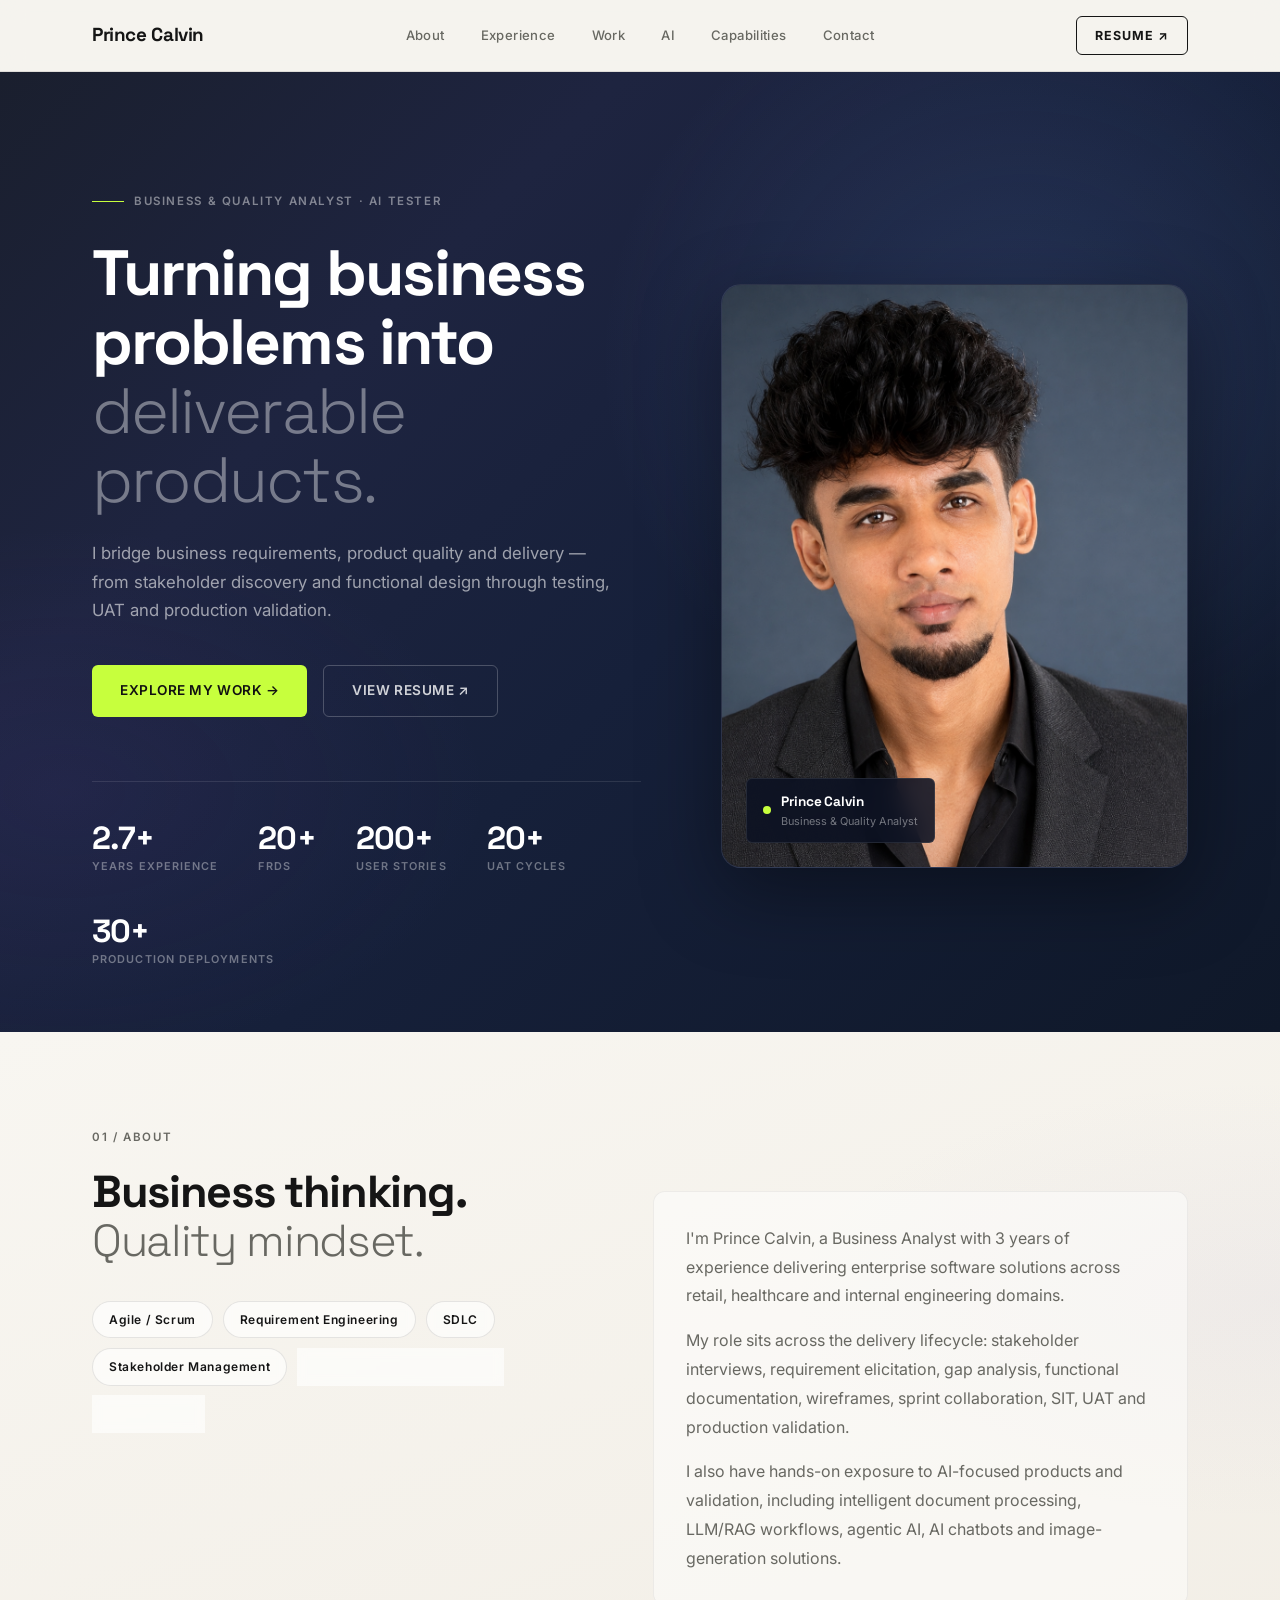
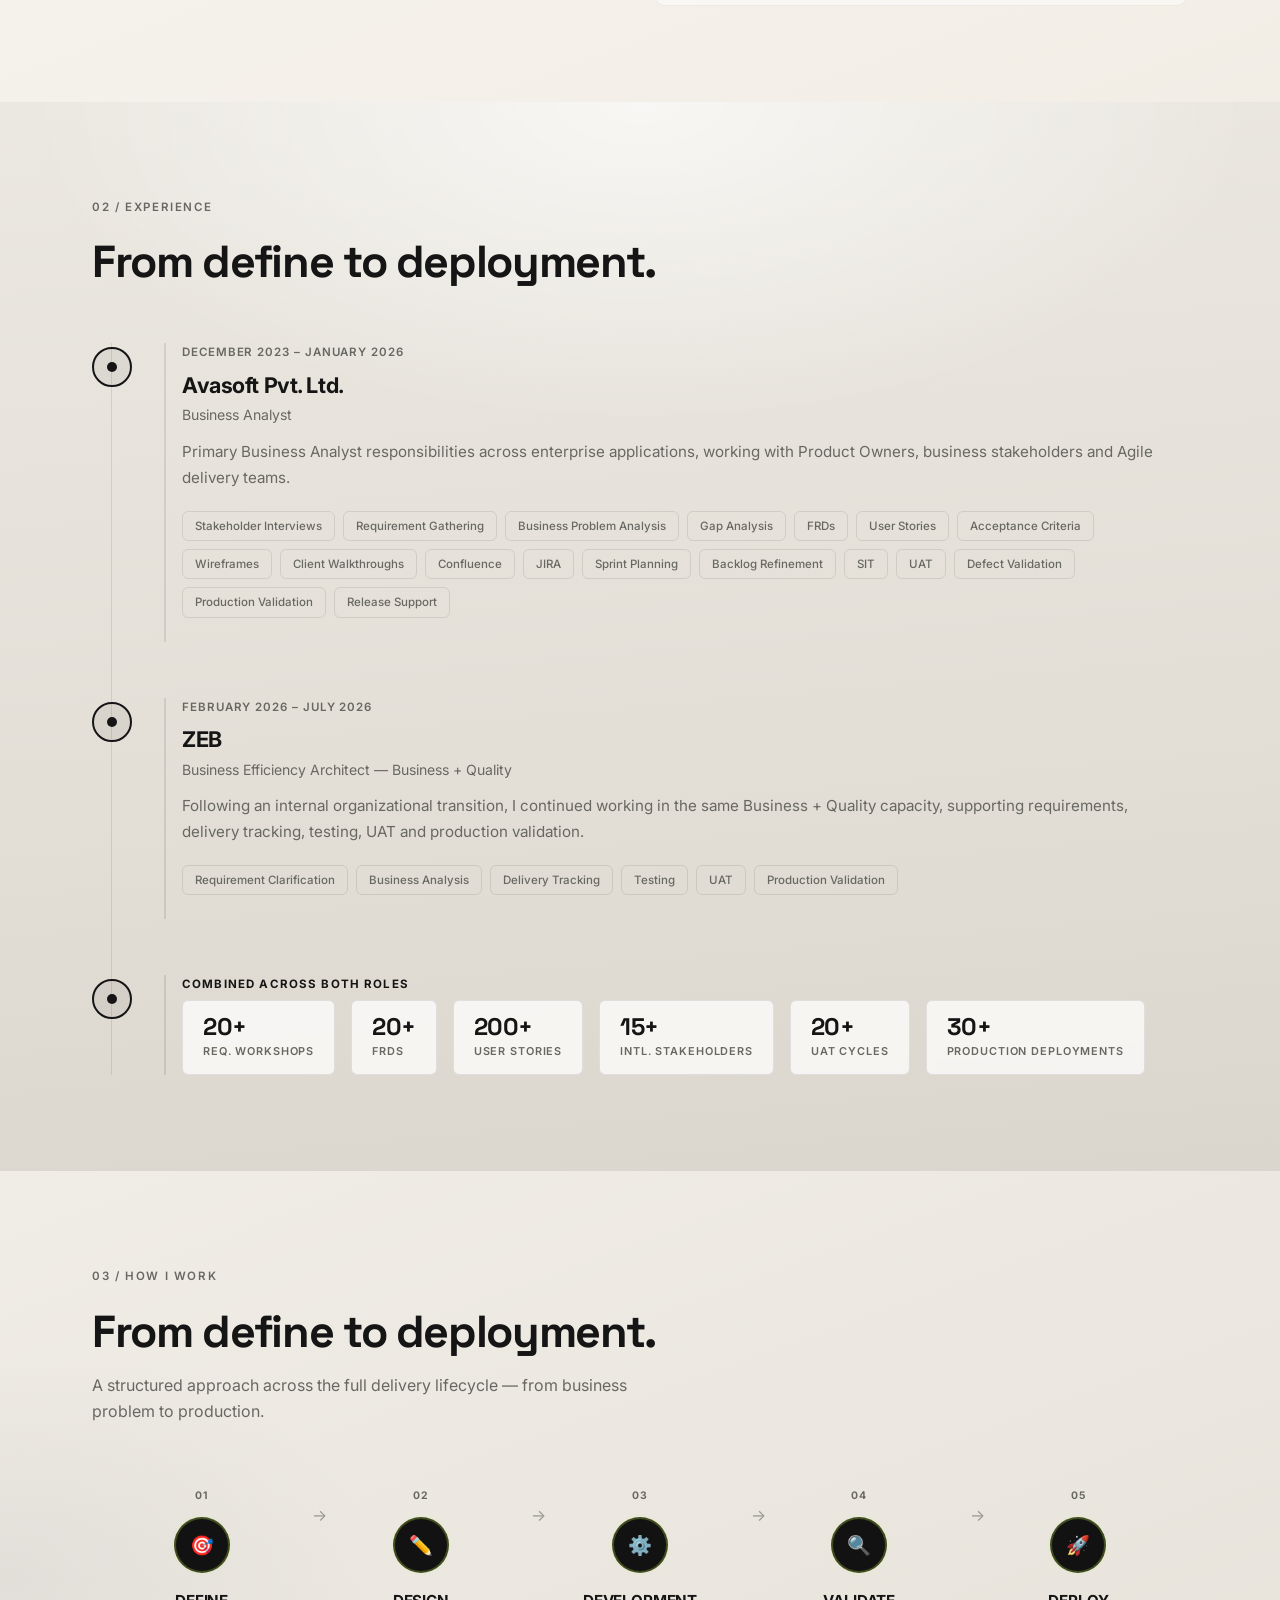
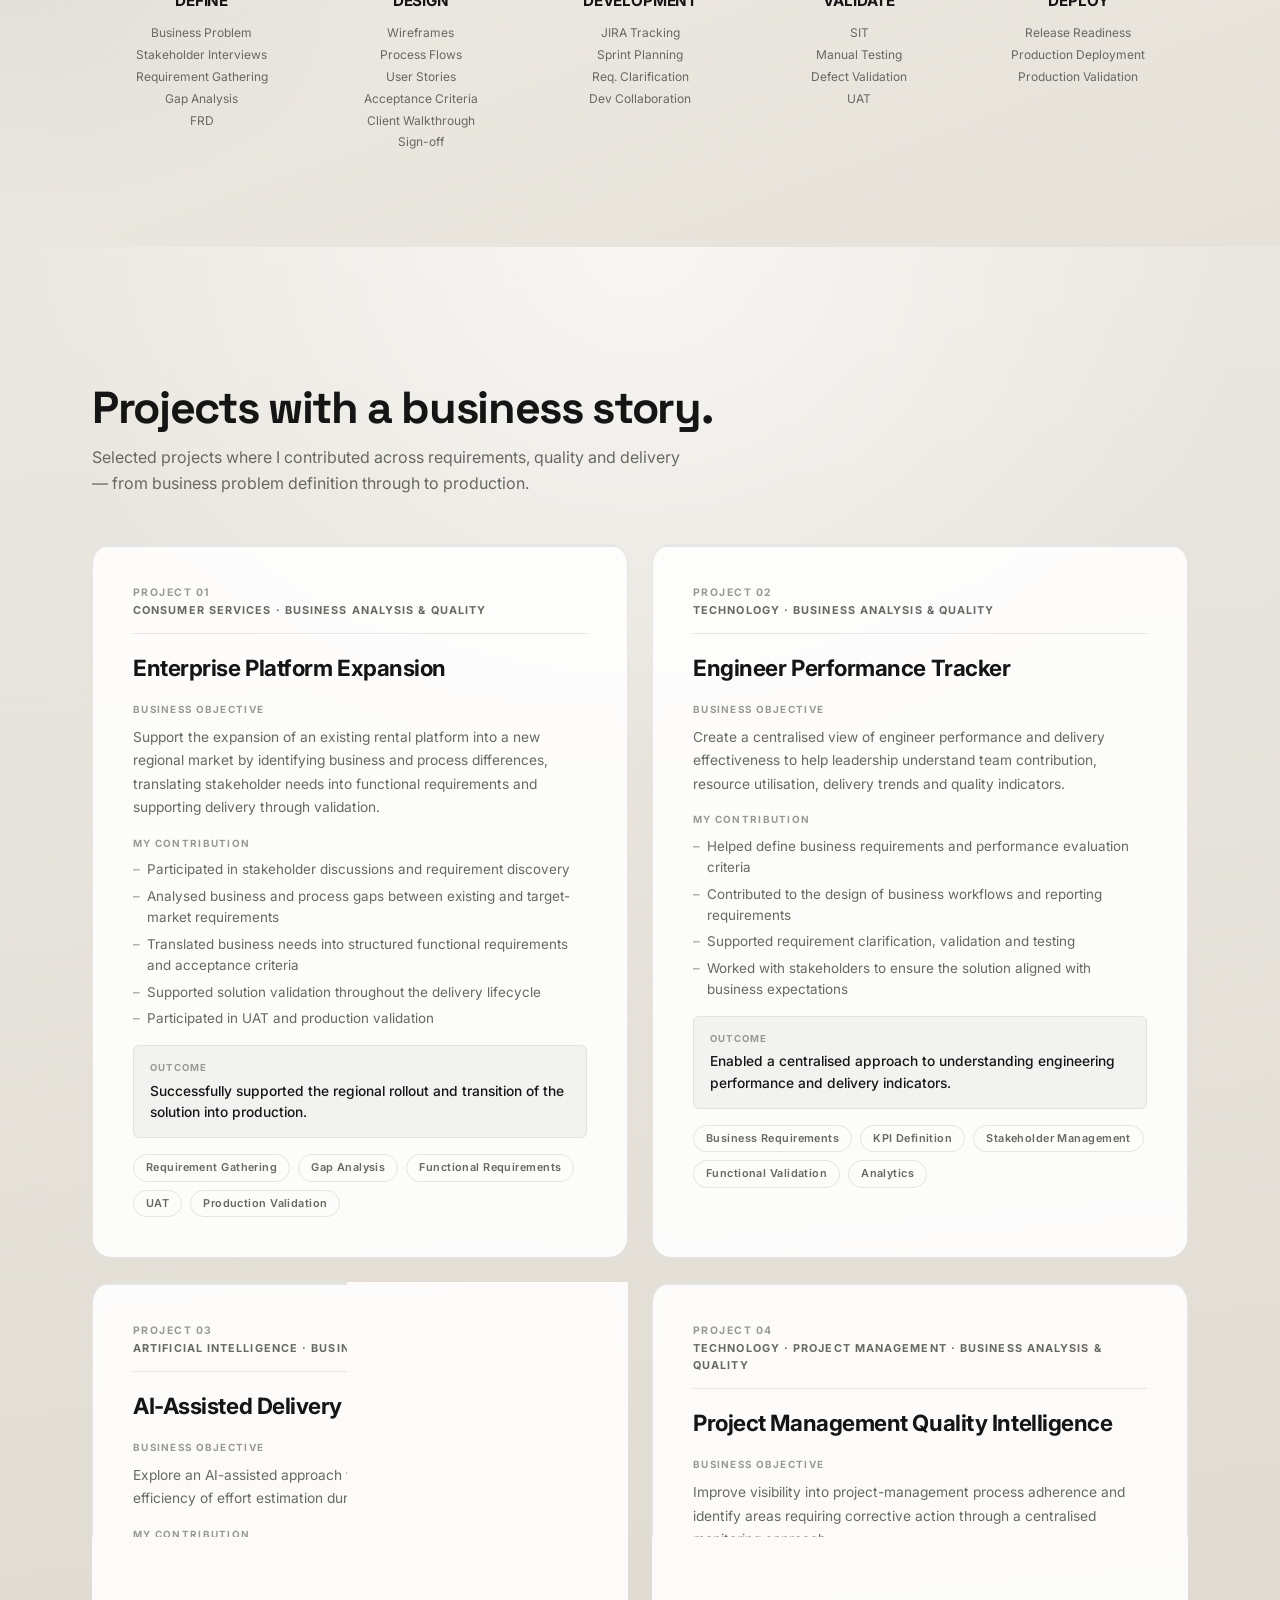
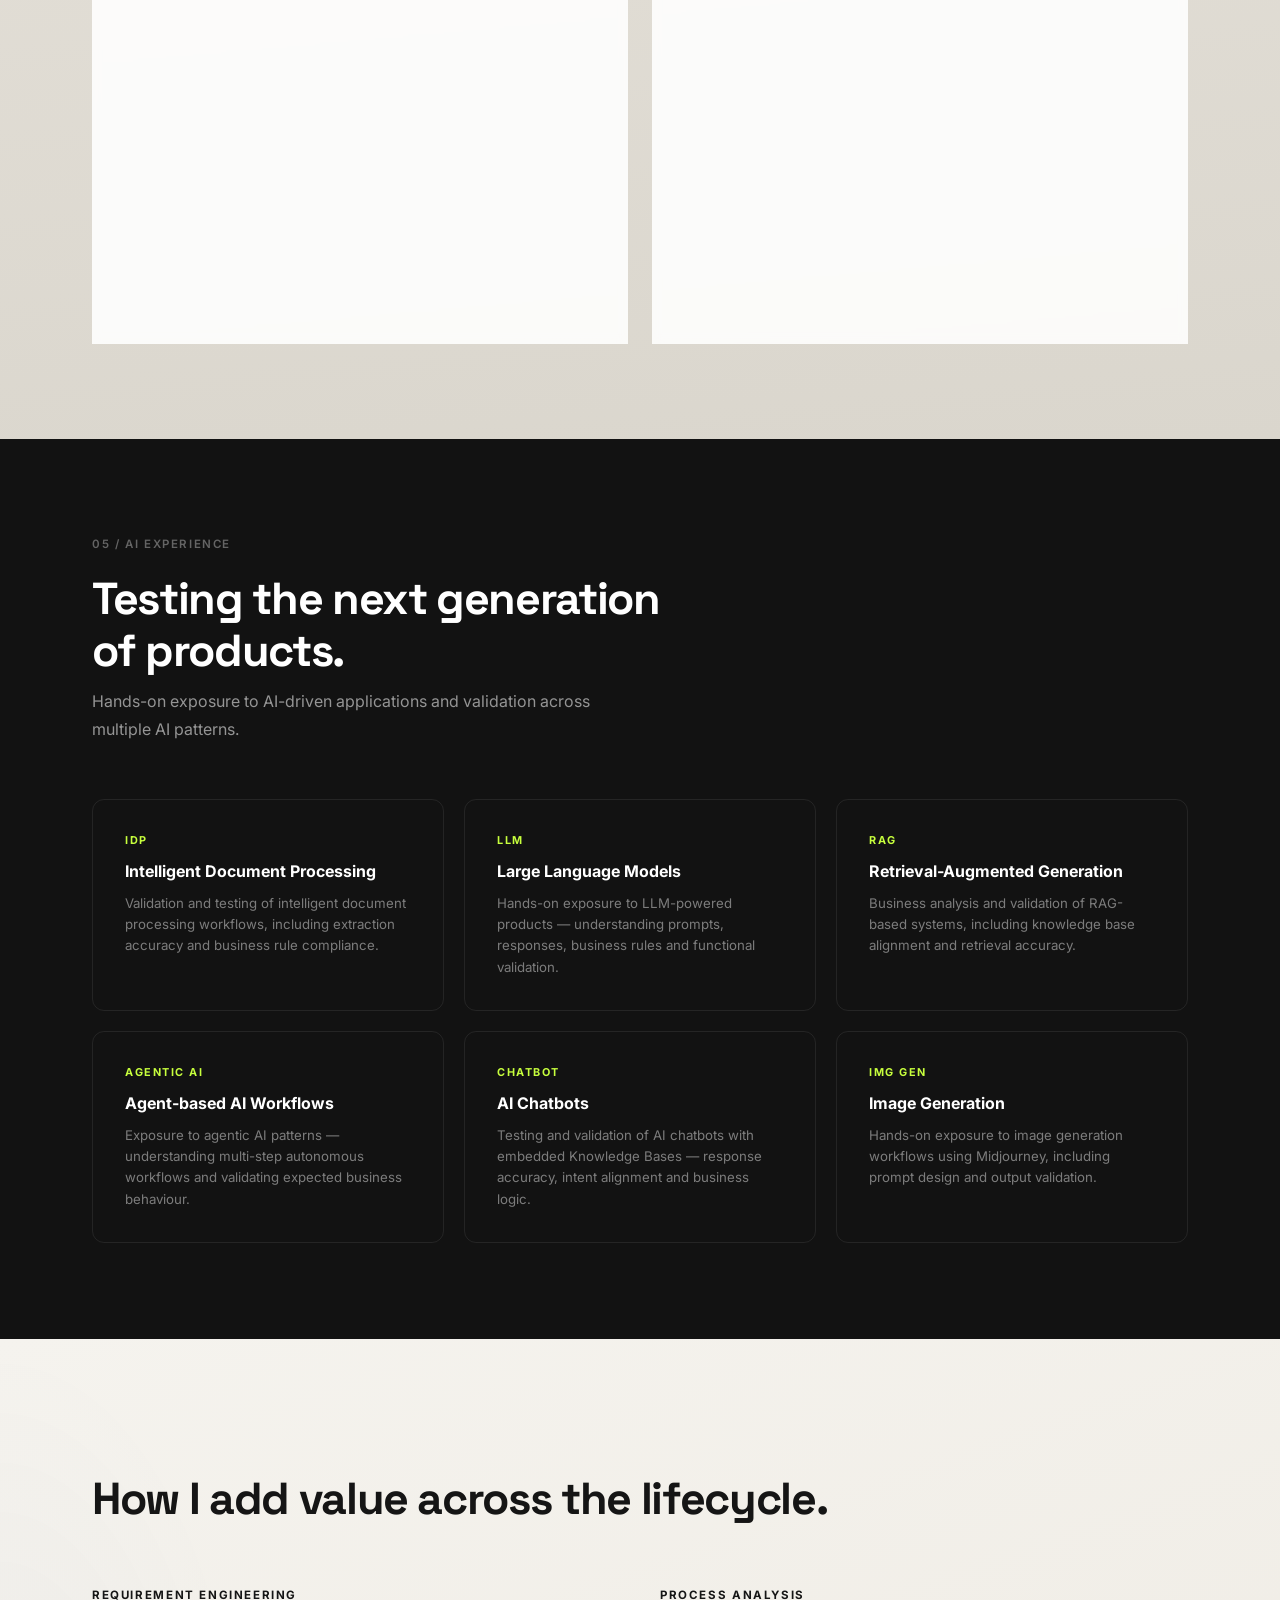
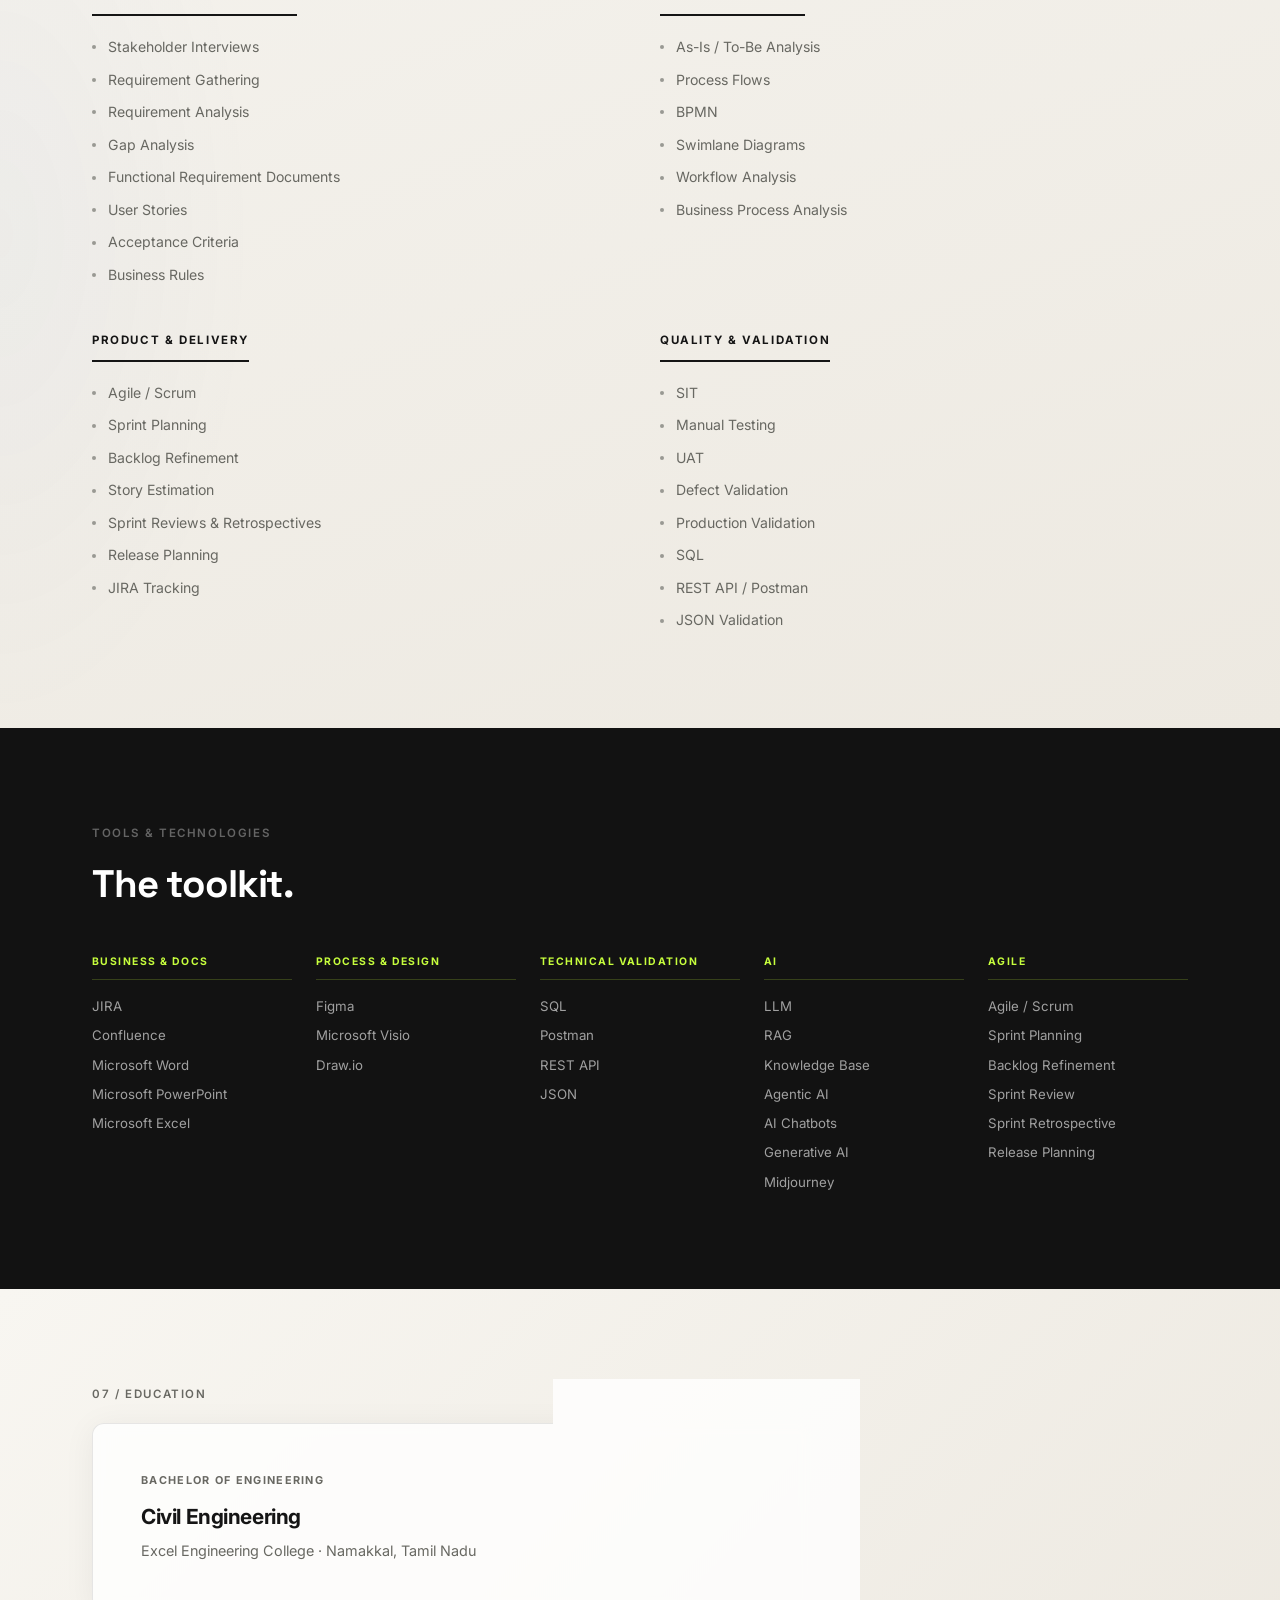
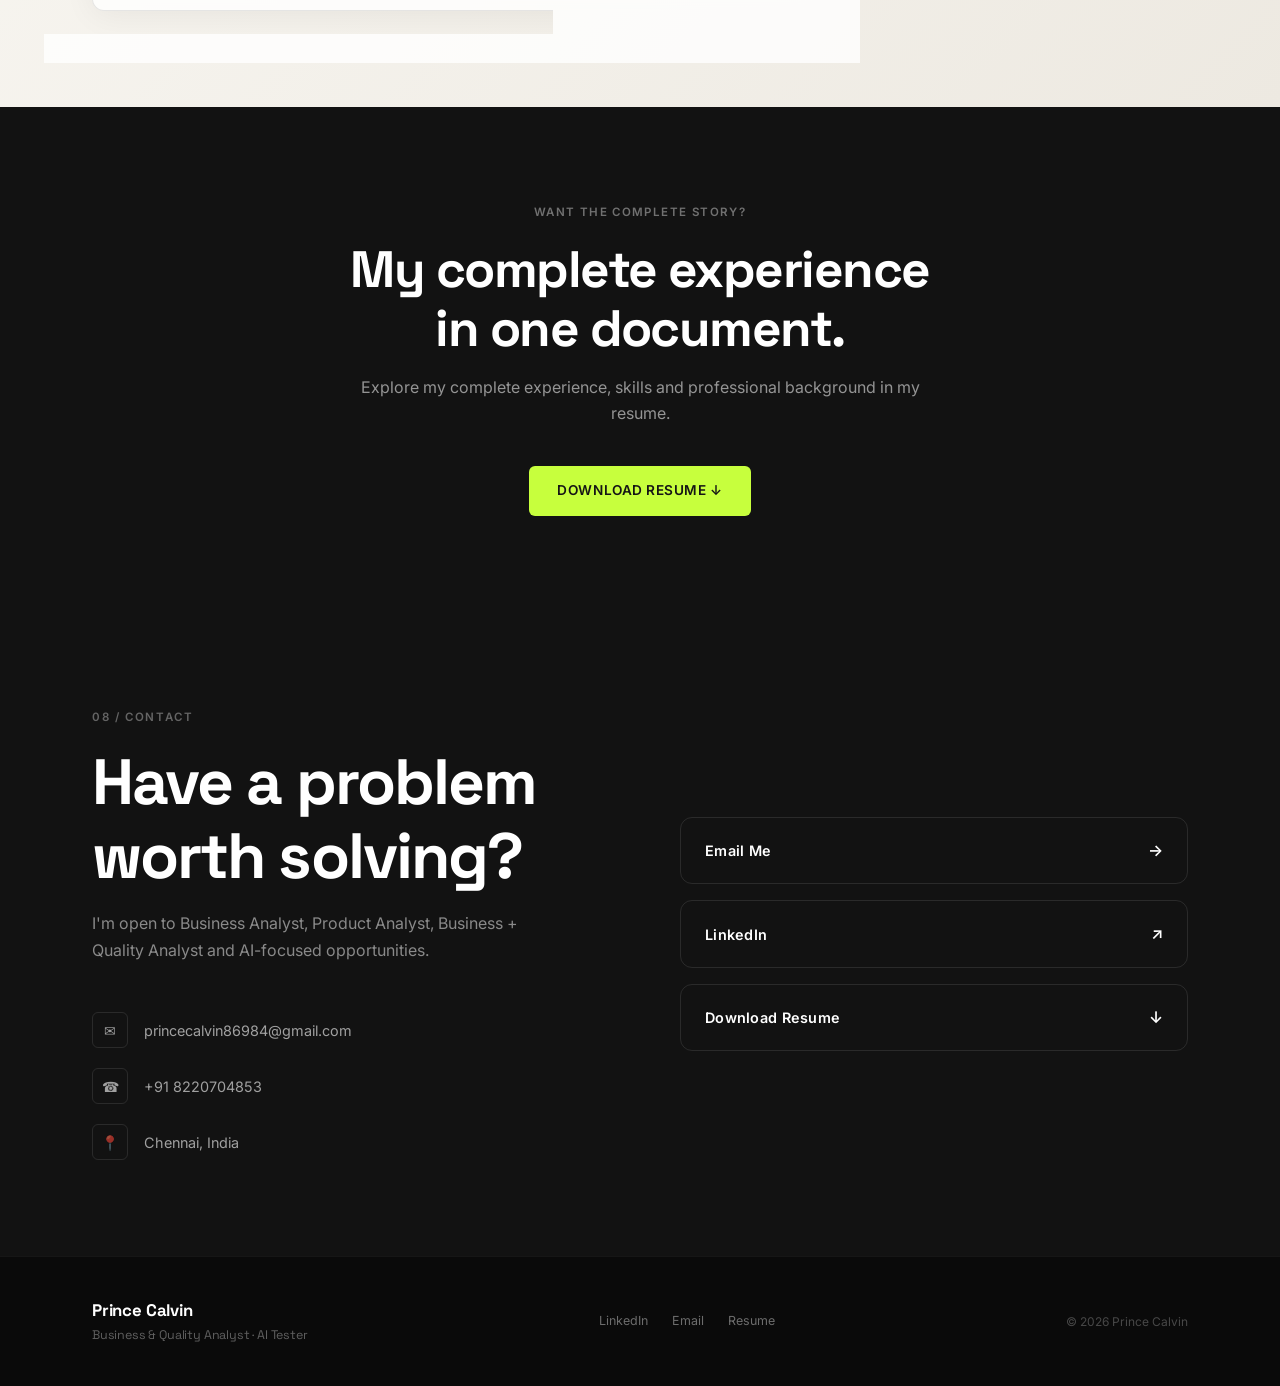
<file: index.html>
<!DOCTYPE html>
<html lang="en">
<head>
  <meta charset="UTF-8" />
  <meta name="viewport" content="width=device-width, initial-scale=1.0" />
  <title>Prince Calvin | Business &amp; Quality Analyst | AI Tester</title>
  <meta name="description" content="Business &amp; Quality Analyst with 2.7+ years of experience in requirements engineering, Agile delivery, UAT, SQL/API validation and AI product testing." />
  <meta name="keywords" content="Business Analyst, Quality Analyst, AI Tester, UAT, Agile, JIRA, Confluence, Requirements Engineering, Chennai" />
  <meta property="og:title" content="Prince Calvin | Business &amp; Quality Analyst" />
  <meta property="og:description" content="Turning business problems into deliverable products." />
  <meta property="og:type" content="website" />
  <link rel="canonical" href="index.html" />
  <link rel="stylesheet" href="css/main.css" />
  <link rel="preconnect" href="https://fonts.googleapis.com" />
  <link rel="preconnect" href="https://fonts.gstatic.com" crossorigin />
</head>
<body data-page="home">

<!-- ============ NAVBAR ============ -->
<nav class="navbar" role="navigation" aria-label="Main navigation">
  <div class="nav-inner">
    <a href="index.html" class="nav-logo" aria-label="Prince Calvin — Home">
      Prince Calvin
    </a>
    <div class="nav-links">
      <a href="index.html#about" data-page="about">About</a>
      <a href="index.html#experience" data-page="experience">Experience</a>
      <a href="index.html#work" data-page="work">Work</a>
      <a href="index.html#ai" data-page="ai">AI</a>
      <a href="index.html#capabilities" data-page="capabilities">Capabilities</a>
      <a href="index.html#contact" data-page="contact">Contact</a>
    </div>
    <a href="assets/prince-calvin-resume.pdf" class="nav-resume" target="_blank" rel="noopener" aria-label="Download Resume (opens in new tab)">
      <!-- RESUME FILE: place your PDF at assets/prince-calvin-resume.pdf -->
      RESUME ↗
    </a>
    <button class="nav-hamburger" aria-label="Toggle mobile menu" aria-expanded="false">
      <span></span><span></span><span></span>
    </button>
  </div>
</nav>

<!-- Mobile Nav -->
<div class="nav-mobile" aria-label="Mobile navigation">
  <a href="index.html#about">About</a>
  <a href="index.html#experience">Experience</a>
  <a href="index.html#work">Work</a>
  <a href="index.html#ai">AI</a>
  <a href="index.html#capabilities">Capabilities</a>
  <a href="index.html#contact">Contact</a>
  <a href="assets/prince-calvin-resume.pdf" target="_blank" rel="noopener">Resume ↗</a>
</div>

<!-- ============ HERO ============ -->
<section class="hero" id="home" aria-labelledby="hero-heading">
  <div class="container">
    <div class="hero-inner">
      <!-- Left: Content -->
      <div class="hero-content">
        <div class="hero-eyebrow reveal">
          BUSINESS &amp; QUALITY ANALYST · AI TESTER
        </div>
        <h1 id="hero-heading" class="hero-headline reveal reveal-delay-1">
          Turning business<br>
          problems into<br>
          <em>deliverable products.</em>
        </h1>
        <p class="hero-sub reveal reveal-delay-2">
          I bridge business requirements, product quality and delivery — from stakeholder discovery and functional design through testing, UAT and production validation.
        </p>
        <div class="hero-buttons reveal reveal-delay-3">
          <a href="index.html#work" class="btn btn-primary">EXPLORE MY WORK →</a>
          <a href="assets/prince-calvin-resume.pdf" class="btn btn-outline" target="_blank" rel="noopener">VIEW RESUME ↗</a>
        </div>

        <!-- Stats Strip -->
        <div class="hero-stats reveal reveal-delay-4">
          <div class="stat-item">
            <div class="stat-number">
              <span class="count-up" data-target="2.7" data-suffix="+">2.7+</span>
            </div>
            <div class="stat-label">Years Experience</div>
          </div>
          <div class="stat-item">
            <div class="stat-number">
              <span class="count-up" data-target="20" data-suffix="+">20+</span>
            </div>
            <div class="stat-label">FRDs</div>
          </div>
          <div class="stat-item">
            <div class="stat-number">
              <span class="count-up" data-target="200" data-suffix="+">200+</span>
            </div>
            <div class="stat-label">User Stories</div>
          </div>
          <div class="stat-item">
            <div class="stat-number">
              <span class="count-up" data-target="20" data-suffix="+">20+</span>
            </div>
            <div class="stat-label">UAT Cycles</div>
          </div>
          <div class="stat-item">
            <div class="stat-number">
              <span class="count-up" data-target="30" data-suffix="+">30+</span>
            </div>
            <div class="stat-label">Production Deployments</div>
          </div>
        </div>
      </div>

      <!-- Right: Image -->
      <!--
        ═══════════════════════════════════════════════
        PROFILE PHOTO — ASSET MANAGEMENT
        ───────────────────────────────────────────────
        TO ADD/REPLACE your photo:
          1. Copy your photo into: prince-portfolio/assets/
          2. Name it: prince-photo.jpg  (or .png / .webp)
          3. The <img> tag below is already wired up.
             Change the filename in src="" if needed.
        TO REMOVE the photo:
          Comment out the <img> tag and uncomment
          the placeholder <div> below it.
        ═══════════════════════════════════════════════
      -->
      <div class="hero-image-wrap reveal reveal-delay-2">
        <!-- ACTIVE PHOTO — replace filename if needed -->
        <img src="assets/prince-photo.jpg.png"
             alt="Prince Calvin — Business &amp; Quality Analyst"
             loading="eager"
             onerror="this.style.display='none';this.nextElementSibling.style.display='flex';" />

        <!-- FALLBACK PLACEHOLDER (auto-shows if photo file is missing) -->
        <div class="hero-image-placeholder" style="display:none;" aria-hidden="true">
          <div class="hero-placeholder-icon">👤</div>
          <p class="hero-placeholder-text">Place your photo at<br><strong>assets/prince-photo.jpg</strong></p>
        </div>

        <div class="hero-image-badge">
          <div class="hero-badge-dot"></div>
          <div>
            <div class="hero-badge-text">Prince Calvin</div>
            <div class="hero-badge-sub">Business &amp; Quality Analyst</div>
          </div>
        </div>
      </div>
    </div>
  </div>
</section>

<!-- ============ ABOUT ============ -->
<section class="section" id="about" aria-labelledby="about-heading">
  <div class="container">
    <div class="section-label reveal">01 / ABOUT</div>
    <div class="about-grid">
      <div>
        <h2 id="about-heading" class="about-heading reveal">
          Business thinking.<br>
          <span style="color:var(--text-secondary);font-weight:300;">Quality mindset.</span>
        </h2>
        <div class="pill-wrap reveal reveal-delay-1">
          <span class="pill">Agile / Scrum</span>
          <span class="pill">Requirement Engineering</span>
          <span class="pill">SDLC</span>
          <span class="pill">Stakeholder Management</span>
          <span class="pill">Business Process Analysis</span>
          <span class="pill">AI Validation</span>
        </div>
      </div>
      <div class="about-body reveal reveal-delay-1">
        <p>I'm Prince Calvin, a Business Analyst with 3 years of experience delivering enterprise software solutions across retail, healthcare and internal engineering domains.</p>
        <p>My role sits across the delivery lifecycle: stakeholder interviews, requirement elicitation, gap analysis, functional documentation, wireframes, sprint collaboration, SIT, UAT and production validation.</p>
        <p>I also have hands-on exposure to AI-focused products and validation, including intelligent document processing, LLM/RAG workflows, agentic AI, AI chatbots and image-generation solutions.</p>
      </div>
    </div>
  </div>
</section>

<!-- ============ EXPERIENCE ============ -->
<section class="section section-alt" id="experience" aria-labelledby="exp-heading">
  <div class="container">
    <div class="section-label reveal">02 / EXPERIENCE</div>
    <h2 id="exp-heading" class="reveal" style="font-size:clamp(2rem,3.5vw,2.8rem);font-weight:700;letter-spacing:-0.03em;margin-bottom:56px;">
      From define to deployment.
    </h2>

    <div class="timeline">
      <!-- Experience 01 -->
      <div class="timeline-item reveal">
        <div class="timeline-dot active">
          <div class="timeline-dot-inner"></div>
        </div>
        <div class="timeline-content">
          <div class="timeline-meta">
            <span class="timeline-date">December 2023 – January 2026</span>
          </div>
          <div class="timeline-company">Avasoft Pvt. Ltd.</div>
          <div class="timeline-role">Business Analyst</div>
          <p class="timeline-desc">Primary Business Analyst responsibilities across enterprise applications, working with Product Owners, business stakeholders and Agile delivery teams.</p>
          <div class="timeline-resp">
            <span class="resp-tag">Stakeholder Interviews</span>
            <span class="resp-tag">Requirement Gathering</span>
            <span class="resp-tag">Business Problem Analysis</span>
            <span class="resp-tag">Gap Analysis</span>
            <span class="resp-tag">FRDs</span>
            <span class="resp-tag">User Stories</span>
            <span class="resp-tag">Acceptance Criteria</span>
            <span class="resp-tag">Wireframes</span>
            <span class="resp-tag">Client Walkthroughs</span>
            <span class="resp-tag">Confluence</span>
            <span class="resp-tag">JIRA</span>
            <span class="resp-tag">Sprint Planning</span>
            <span class="resp-tag">Backlog Refinement</span>
            <span class="resp-tag">SIT</span>
            <span class="resp-tag">UAT</span>
            <span class="resp-tag">Defect Validation</span>
            <span class="resp-tag">Production Validation</span>
            <span class="resp-tag">Release Support</span>
          </div>
        </div>
      </div>

      <!-- Experience 02 -->
      <div class="timeline-item reveal reveal-delay-1">
        <div class="timeline-dot active">
          <div class="timeline-dot-inner"></div>
        </div>
        <div class="timeline-content">
          <div class="timeline-meta">
            <span class="timeline-date">February 2026 – July 2026</span>
          </div>
          <div class="timeline-company">ZEB</div>
          <div class="timeline-role">Business Efficiency Architect — Business + Quality</div>
          <p class="timeline-desc">Following an internal organizational transition, I continued working in the same Business + Quality capacity, supporting requirements, delivery tracking, testing, UAT and production validation.</p>
          <div class="timeline-resp">
            <span class="resp-tag">Requirement Clarification</span>
            <span class="resp-tag">Business Analysis</span>
            <span class="resp-tag">Delivery Tracking</span>
            <span class="resp-tag">Testing</span>
            <span class="resp-tag">UAT</span>
            <span class="resp-tag">Production Validation</span>
          </div>
        </div>
      </div>

      <!-- Combined Metrics -->
      <div class="timeline-item reveal reveal-delay-2">
        <div class="timeline-dot" style="background:rgba(21,21,21,0.06);border-color:var(--text-primary);">
          <div class="timeline-dot-inner" style="background:var(--text-primary);"></div>
        </div>
        <div class="timeline-content">
          <div class="timeline-meta">
            <span class="timeline-date" style="color:var(--text-primary);font-weight:700;letter-spacing:0.1em;font-size:0.72rem;text-transform:uppercase;">COMBINED ACROSS BOTH ROLES</span>
          </div>
          <div class="timeline-metrics">
            <div class="metric">
              <div class="metric-num"><span class="count-up" data-target="20" data-suffix="+">20+</span></div>
              <div class="metric-lbl">Req. Workshops</div>
            </div>
            <div class="metric">
              <div class="metric-num"><span class="count-up" data-target="20" data-suffix="+">20+</span></div>
              <div class="metric-lbl">FRDs</div>
            </div>
            <div class="metric">
              <div class="metric-num"><span class="count-up" data-target="200" data-suffix="+">200+</span></div>
              <div class="metric-lbl">User Stories</div>
            </div>
            <div class="metric">
              <div class="metric-num"><span class="count-up" data-target="15" data-suffix="+">15+</span></div>
              <div class="metric-lbl">Intl. Stakeholders</div>
            </div>
            <div class="metric">
              <div class="metric-num"><span class="count-up" data-target="20" data-suffix="+">20+</span></div>
              <div class="metric-lbl">UAT Cycles</div>
            </div>
            <div class="metric">
              <div class="metric-num"><span class="count-up" data-target="30" data-suffix="+">30+</span></div>
              <div class="metric-lbl">Production Deployments</div>
            </div>
          </div>
        </div>
      </div>
    </div>
  </div>
</section>

<!-- ============ DELIVERY PROCESS ============ -->
<section class="section" id="process" aria-labelledby="process-heading">
  <div class="container">
    <div class="section-label reveal">03 / HOW I WORK</div>
    <h2 id="process-heading" class="reveal" style="font-size:clamp(2rem,3.5vw,2.8rem);font-weight:700;letter-spacing:-0.03em;margin-bottom:16px;">
      From define to deployment.
    </h2>
    <p class="reveal reveal-delay-1" style="color:var(--text-secondary);margin-bottom:64px;max-width:560px;">
      A structured approach across the full delivery lifecycle — from business problem to production.
    </p>

    <div class="process-wrap reveal reveal-delay-1">
      <!-- Step 01 -->
      <div class="process-step">
        <div class="step-num">01</div>
        <div class="step-icon" aria-hidden="true">🎯</div>
        <div class="step-title">DEFINE</div>
        <div class="step-items">
          <div class="step-item">Business Problem</div>
          <div class="step-item">Stakeholder Interviews</div>
          <div class="step-item">Requirement Gathering</div>
          <div class="step-item">Gap Analysis</div>
          <div class="step-item">FRD</div>
        </div>
      </div>

      <!-- Step 02 -->
      <div class="process-step">
        <div class="step-num">02</div>
        <div class="step-icon" aria-hidden="true">✏️</div>
        <div class="step-title">DESIGN</div>
        <div class="step-items">
          <div class="step-item">Wireframes</div>
          <div class="step-item">Process Flows</div>
          <div class="step-item">User Stories</div>
          <div class="step-item">Acceptance Criteria</div>
          <div class="step-item">Client Walkthrough</div>
          <div class="step-item">Sign-off</div>
        </div>
      </div>

      <!-- Step 03 -->
      <div class="process-step">
        <div class="step-num">03</div>
        <div class="step-icon" aria-hidden="true">⚙️</div>
        <div class="step-title">DEVELOPMENT</div>
        <div class="step-items">
          <div class="step-item">JIRA Tracking</div>
          <div class="step-item">Sprint Planning</div>
          <div class="step-item">Req. Clarification</div>
          <div class="step-item">Dev Collaboration</div>
        </div>
      </div>

      <!-- Step 04 -->
      <div class="process-step">
        <div class="step-num">04</div>
        <div class="step-icon" aria-hidden="true">🔍</div>
        <div class="step-title">VALIDATE</div>
        <div class="step-items">
          <div class="step-item">SIT</div>
          <div class="step-item">Manual Testing</div>
          <div class="step-item">Defect Validation</div>
          <div class="step-item">UAT</div>
        </div>
      </div>

      <!-- Step 05 -->
      <div class="process-step">
        <div class="step-num">05</div>
        <div class="step-icon" aria-hidden="true">🚀</div>
        <div class="step-title">DEPLOY</div>
        <div class="step-items">
          <div class="step-item">Release Readiness</div>
          <div class="step-item">Production Deployment</div>
          <div class="step-item">Production Validation</div>
        </div>
      </div>
    </div>
  </div>
</section>

<!-- ============ SELECTED WORK ============ -->
<section class="section section-alt" id="work" aria-labelledby="work-heading">
  <div class="container">
    <div class="section-label reveal">04 / SELECTED WORK</div>
    <h2 id="work-heading" class="reveal" style="font-size:clamp(2rem,3.5vw,2.8rem);font-weight:700;letter-spacing:-0.03em;margin-bottom:12px;">
      Projects with a business story.
    </h2>
    <p class="reveal reveal-delay-1" style="color:var(--text-secondary);margin-bottom:48px;max-width:600px;">
      Selected projects where I contributed across requirements, quality and delivery — from business problem definition through to production.
    </p>

    <div class="work-grid">

      <!-- Project 01 -->
      <div class="project-card reveal" role="article" aria-label="Project: Rental Platform Expansion">
        <div>
          <div class="project-card-num">PROJECT 01</div>
          <div class="project-card-cat">CONSUMER SERVICES · BUSINESS ANALYSIS &amp; QUALITY</div>
        </div>
        <div class="project-card-title">Enterprise Platform Expansion</div>

        <div class="pc-block">
          <div class="pc-block-label">Business Objective</div>
          <p class="pc-block-text">Support the expansion of an existing rental platform into a new regional market by identifying business and process differences, translating stakeholder needs into functional requirements and supporting delivery through validation.</p>
        </div>

        <div class="pc-block">
          <div class="pc-block-label">My Contribution</div>
          <ul class="pc-contrib-list">
            <li>Participated in stakeholder discussions and requirement discovery</li>
            <li>Analysed business and process gaps between existing and target-market requirements</li>
            <li>Translated business needs into structured functional requirements and acceptance criteria</li>
            <li>Supported solution validation throughout the delivery lifecycle</li>
            <li>Participated in UAT and production validation</li>
          </ul>
        </div>

        <div class="pc-outcome">
          <span class="pc-outcome-label">Outcome</span>
          <span class="pc-outcome-text">Successfully supported the regional rollout and transition of the solution into production.</span>
        </div>

        <div class="project-card-tags">
          <span class="tag">Requirement Gathering</span>
          <span class="tag">Gap Analysis</span>
          <span class="tag">Functional Requirements</span>
          <span class="tag">UAT</span>
          <span class="tag">Production Validation</span>
        </div>
      </div>

      <!-- Project 02 -->
      <div class="project-card reveal reveal-delay-1" role="article" aria-label="Project: Engineering Performance Intelligence">
        <div>
          <div class="project-card-num">PROJECT 02</div>
          <div class="project-card-cat">TECHNOLOGY · BUSINESS ANALYSIS &amp; QUALITY</div>
        </div>
        <div class="project-card-title">Engineer Performance Tracker</div>

        <div class="pc-block">
          <div class="pc-block-label">Business Objective</div>
          <p class="pc-block-text">Create a centralised view of engineer performance and delivery effectiveness to help leadership understand team contribution, resource utilisation, delivery trends and quality indicators.</p>
        </div>

        <div class="pc-block">
          <div class="pc-block-label">My Contribution</div>
          <ul class="pc-contrib-list">
            <li>Helped define business requirements and performance evaluation criteria</li>
            <li>Contributed to the design of business workflows and reporting requirements</li>
            <li>Supported requirement clarification, validation and testing</li>
            <li>Worked with stakeholders to ensure the solution aligned with business expectations</li>
          </ul>
        </div>

        <div class="pc-outcome">
          <span class="pc-outcome-label">Outcome</span>
          <span class="pc-outcome-text">Enabled a centralised approach to understanding engineering performance and delivery indicators.</span>
        </div>

        <div class="project-card-tags">
          <span class="tag">Business Requirements</span>
          <span class="tag">KPI Definition</span>
          <span class="tag">Stakeholder Management</span>
          <span class="tag">Functional Validation</span>
          <span class="tag">Analytics</span>
        </div>
      </div>

      <!-- Project 03 -->
      <div class="project-card reveal reveal-delay-2" role="article" aria-label="Project: AI-Assisted Delivery Estimation">
        <div>
          <div class="project-card-num">PROJECT 03</div>
          <div class="project-card-cat">ARTIFICIAL INTELLIGENCE · BUSINESS ANALYSIS &amp; QUALITY</div>
        </div>
        <div class="project-card-title">AI-Assisted Delivery Estimation</div>

        <div class="pc-block">
          <div class="pc-block-label">Business Objective</div>
          <p class="pc-block-text">Explore an AI-assisted approach to improve the consistency and efficiency of effort estimation during software delivery planning.</p>
        </div>

        <div class="pc-block">
          <div class="pc-block-label">My Contribution</div>
          <ul class="pc-contrib-list">
            <li>Analysed the existing estimation process and identified opportunities for optimisation</li>
            <li>Helped define business requirements for an AI-assisted estimation approach</li>
            <li>Contributed to requirement validation and functional testing</li>
            <li>Supported evaluation of the solution against predefined business criteria</li>
          </ul>
        </div>

        <div class="pc-outcome">
          <span class="pc-outcome-label">Outcome</span>
          <span class="pc-outcome-text">Introduced an AI-assisted approach intended to make estimation more structured, consistent and scalable.</span>
        </div>

        <div class="project-card-tags">
          <span class="tag">AI Validation</span>
          <span class="tag">Process Analysis</span>
          <span class="tag">Business Requirements</span>
          <span class="tag">Agile Delivery</span>
          <span class="tag">Functional Testing</span>
        </div>
      </div>

      <!-- Project 04 -->
      <div class="project-card reveal reveal-delay-3" role="article" aria-label="Project: Project Management Quality Intelligence">
        <div>
          <div class="project-card-num">PROJECT 04</div>
          <div class="project-card-cat">TECHNOLOGY · PROJECT MANAGEMENT · BUSINESS ANALYSIS &amp; QUALITY</div>
        </div>
        <div class="project-card-title">Project Management Quality Intelligence</div>

        <div class="pc-block">
          <div class="pc-block-label">Business Objective</div>
          <p class="pc-block-text">Improve visibility into project-management process adherence and identify areas requiring corrective action through a centralised monitoring approach.</p>
        </div>

        <div class="pc-block">
          <div class="pc-block-label">My Contribution</div>
          <ul class="pc-contrib-list">
            <li>Analysed business expectations and process requirements</li>
            <li>Helped define validation criteria for project-management practices</li>
            <li>Supported functional validation and stakeholder feedback</li>
            <li>Participated in UAT and solution validation</li>
          </ul>
        </div>

        <div class="pc-outcome">
          <span class="pc-outcome-label">Outcome</span>
          <span class="pc-outcome-text">Provided stakeholders with improved visibility into process adherence and potential areas of improvement.</span>
        </div>

        <div class="project-card-tags">
          <span class="tag">Process Analysis</span>
          <span class="tag">Validation Criteria</span>
          <span class="tag">UAT</span>
          <span class="tag">Stakeholder Management</span>
          <span class="tag">Quality Assurance</span>
        </div>
      </div>

    </div>
  </div>
</section>

<!-- ============ AI EXPERIENCE ============ -->
<section class="section section-dark ai-section" id="ai" aria-labelledby="ai-heading">
  <div class="container">
    <div class="section-label" style="color:rgba(255,255,255,0.35);">05 / AI EXPERIENCE</div>
    <h2 id="ai-heading" class="ai-heading reveal" style="font-size:clamp(2rem,3.5vw,2.8rem);font-weight:700;letter-spacing:-0.03em;margin-bottom:0;">
      Testing the next generation<br>of products.
    </h2>
    <p class="ai-sub reveal reveal-delay-1">
      Hands-on exposure to AI-driven applications and validation across multiple AI patterns.
    </p>

    <div class="ai-grid">
      <div class="ai-card reveal">
        <div class="ai-card-abbr">IDP</div>
        <div class="ai-card-title">Intelligent Document Processing</div>
        <p class="ai-card-desc">Validation and testing of intelligent document processing workflows, including extraction accuracy and business rule compliance.</p>
      </div>
      <div class="ai-card reveal reveal-delay-1">
        <div class="ai-card-abbr">LLM</div>
        <div class="ai-card-title">Large Language Models</div>
        <p class="ai-card-desc">Hands-on exposure to LLM-powered products — understanding prompts, responses, business rules and functional validation.</p>
      </div>
      <div class="ai-card reveal reveal-delay-2">
        <div class="ai-card-abbr">RAG</div>
        <div class="ai-card-title">Retrieval-Augmented Generation</div>
        <p class="ai-card-desc">Business analysis and validation of RAG-based systems, including knowledge base alignment and retrieval accuracy.</p>
      </div>
      <div class="ai-card reveal">
        <div class="ai-card-abbr">AGENTIC AI</div>
        <div class="ai-card-title">Agent-based AI Workflows</div>
        <p class="ai-card-desc">Exposure to agentic AI patterns — understanding multi-step autonomous workflows and validating expected business behaviour.</p>
      </div>
      <div class="ai-card reveal reveal-delay-1">
        <div class="ai-card-abbr">CHATBOT</div>
        <div class="ai-card-title">AI Chatbots</div>
        <p class="ai-card-desc">Testing and validation of AI chatbots with embedded Knowledge Bases — response accuracy, intent alignment and business logic.</p>
      </div>
      <div class="ai-card reveal reveal-delay-2">
        <div class="ai-card-abbr">IMG GEN</div>
        <div class="ai-card-title">Image Generation</div>
        <p class="ai-card-desc">Hands-on exposure to image generation workflows using Midjourney, including prompt design and output validation.</p>
      </div>
    </div>
  </div>
</section>

<!-- ============ CAPABILITIES ============ -->
<section class="section" id="capabilities" aria-labelledby="cap-heading">
  <div class="container">
    <div class="section-label reveal">06 / CAPABILITIES</div>
    <h2 id="cap-heading" class="reveal" style="font-size:clamp(2rem,3.5vw,2.8rem);font-weight:700;letter-spacing:-0.03em;margin-bottom:56px;">
      How I add value across the lifecycle.
    </h2>

    <div class="cap-grid">
      <div class="cap-block reveal">
        <div class="cap-block-title">Requirement Engineering</div>
        <div class="cap-items">
          <div class="cap-item">Stakeholder Interviews</div>
          <div class="cap-item">Requirement Gathering</div>
          <div class="cap-item">Requirement Analysis</div>
          <div class="cap-item">Gap Analysis</div>
          <div class="cap-item">Functional Requirement Documents</div>
          <div class="cap-item">User Stories</div>
          <div class="cap-item">Acceptance Criteria</div>
          <div class="cap-item">Business Rules</div>
        </div>
      </div>
      <div class="cap-block reveal reveal-delay-1">
        <div class="cap-block-title">Process Analysis</div>
        <div class="cap-items">
          <div class="cap-item">As-Is / To-Be Analysis</div>
          <div class="cap-item">Process Flows</div>
          <div class="cap-item">BPMN</div>
          <div class="cap-item">Swimlane Diagrams</div>
          <div class="cap-item">Workflow Analysis</div>
          <div class="cap-item">Business Process Analysis</div>
        </div>
      </div>
      <div class="cap-block reveal reveal-delay-2">
        <div class="cap-block-title">Product &amp; Delivery</div>
        <div class="cap-items">
          <div class="cap-item">Agile / Scrum</div>
          <div class="cap-item">Sprint Planning</div>
          <div class="cap-item">Backlog Refinement</div>
          <div class="cap-item">Story Estimation</div>
          <div class="cap-item">Sprint Reviews &amp; Retrospectives</div>
          <div class="cap-item">Release Planning</div>
          <div class="cap-item">JIRA Tracking</div>
        </div>
      </div>
      <div class="cap-block reveal reveal-delay-3">
        <div class="cap-block-title">Quality &amp; Validation</div>
        <div class="cap-items">
          <div class="cap-item">SIT</div>
          <div class="cap-item">Manual Testing</div>
          <div class="cap-item">UAT</div>
          <div class="cap-item">Defect Validation</div>
          <div class="cap-item">Production Validation</div>
          <div class="cap-item">SQL</div>
          <div class="cap-item">REST API / Postman</div>
          <div class="cap-item">JSON Validation</div>
        </div>
      </div>
    </div>
  </div>
</section>

<!-- ============ TOOLS ============ -->
<section class="section tools-section" aria-label="Tools and technologies">
  <div class="container">
    <div class="section-label reveal" style="color:rgba(255,255,255,0.35);">TOOLS &amp; TECHNOLOGIES</div>
    <h2 class="reveal" style="color:#fff;font-size:clamp(1.8rem,3vw,2.4rem);font-weight:700;letter-spacing:-0.03em;">
      The toolkit.
    </h2>
    <div class="tools-grid">
      <div class="tool-group reveal">
        <div class="tool-group-title">Business &amp; Docs</div>
        <div class="tool-list">
          <div class="tool-item">JIRA</div>
          <div class="tool-item">Confluence</div>
          <div class="tool-item">Microsoft Word</div>
          <div class="tool-item">Microsoft PowerPoint</div>
          <div class="tool-item">Microsoft Excel</div>
        </div>
      </div>
      <div class="tool-group reveal reveal-delay-1">
        <div class="tool-group-title">Process &amp; Design</div>
        <div class="tool-list">
          <div class="tool-item">Figma</div>
          <div class="tool-item">Microsoft Visio</div>
          <div class="tool-item">Draw.io</div>
        </div>
      </div>
      <div class="tool-group reveal reveal-delay-2">
        <div class="tool-group-title">Technical Validation</div>
        <div class="tool-list">
          <div class="tool-item">SQL</div>
          <div class="tool-item">Postman</div>
          <div class="tool-item">REST API</div>
          <div class="tool-item">JSON</div>
        </div>
      </div>
      <div class="tool-group reveal reveal-delay-3">
        <div class="tool-group-title">AI</div>
        <div class="tool-list">
          <div class="tool-item">LLM</div>
          <div class="tool-item">RAG</div>
          <div class="tool-item">Knowledge Base</div>
          <div class="tool-item">Agentic AI</div>
          <div class="tool-item">AI Chatbots</div>
          <div class="tool-item">Generative AI</div>
          <div class="tool-item">Midjourney</div>
        </div>
      </div>
      <div class="tool-group reveal reveal-delay-4">
        <div class="tool-group-title">Agile</div>
        <div class="tool-list">
          <div class="tool-item">Agile / Scrum</div>
          <div class="tool-item">Sprint Planning</div>
          <div class="tool-item">Backlog Refinement</div>
          <div class="tool-item">Sprint Review</div>
          <div class="tool-item">Sprint Retrospective</div>
          <div class="tool-item">Release Planning</div>
        </div>
      </div>
    </div>
  </div>
</section>

<!-- ============ EDUCATION ============ -->
<section class="section" id="education" aria-labelledby="edu-heading">
  <div class="container">
    <div class="section-label reveal">07 / EDUCATION</div>
    <div class="edu-card reveal">
      <div>
        <div class="edu-label">Bachelor of Engineering</div>
        <div class="edu-degree" id="edu-heading">Civil Engineering</div>
        <div class="edu-school">Excel Engineering College · Namakkal, Tamil Nadu</div>
      </div>
      <div class="edu-years" aria-label="2019 to 2023">2019–2023</div>
    </div>
  </div>
</section>

<!-- ============ RESUME CTA ============ -->
<section class="section resume-cta" aria-label="Download Resume">
  <div class="container">
    <div class="resume-cta-inner">
      <div class="eyebrow resume-cta-eyebrow reveal" style="color:rgba(255,255,255,0.4);">WANT THE COMPLETE STORY?</div>
      <h2 class="reveal reveal-delay-1">My complete experience in one document.</h2>
      <p class="reveal reveal-delay-2">Explore my complete experience, skills and professional background in my resume.</p>
      <a href="assets/prince-calvin-resume.pdf" class="btn btn-accent reveal reveal-delay-3" target="_blank" rel="noopener" aria-label="Download Resume PDF">
        DOWNLOAD RESUME ↓
      </a>
    </div>
  </div>
</section>

<!-- ============ CONTACT ============ -->
<section class="section contact-section" id="contact" aria-labelledby="contact-heading">
  <div class="container">
    <div class="contact-grid">
      <div>
        <div class="section-label reveal" style="color:rgba(255,255,255,0.35);">08 / CONTACT</div>
        <h2 id="contact-heading" class="contact-headline reveal">
          Have a problem<br>worth solving?
        </h2>
        <p class="contact-sub reveal reveal-delay-1">
          I'm open to Business Analyst, Product Analyst, Business + Quality Analyst and AI-focused opportunities.
        </p>
        <div class="contact-info reveal reveal-delay-2">
          <div class="contact-info-item">
            <div class="contact-info-icon" aria-hidden="true">✉</div>
            <span>princecalvin86984@gmail.com</span>
          </div>
          <div class="contact-info-item">
            <div class="contact-info-icon" aria-hidden="true">☎</div>
            <span>+91 8220704853</span>
          </div>
          <div class="contact-info-item">
            <div class="contact-info-icon" aria-hidden="true">📍</div>
            <span>Chennai, India</span>
          </div>
        </div>
      </div>
      <div class="contact-actions reveal reveal-delay-1">
        <a href="mailto:princecalvin86984@gmail.com" class="contact-btn" aria-label="Send email to Prince Calvin">
          <span>Email Me</span>
          <span class="contact-btn-icon">→</span>
        </a>
        <a href="https://www.linkedin.com/in/prince-calvin-p-0a6900255" class="contact-btn" target="_blank" rel="noopener" aria-label="Visit LinkedIn profile (opens in new tab)">
          <span>LinkedIn</span>
          <span class="contact-btn-icon">↗</span>
        </a>
        <a href="assets/prince-calvin-resume.pdf" class="contact-btn" target="_blank" rel="noopener" aria-label="Download Resume">
          <span>Download Resume</span>
          <span class="contact-btn-icon">↓</span>
        </a>
      </div>
    </div>
  </div>
</section>

<!-- ============ FOOTER ============ -->
<footer class="footer" role="contentinfo">
  <div class="container">
    <div class="footer-inner">
      <div class="footer-brand">
        Prince Calvin
        <span>Business &amp; Quality Analyst · AI Tester</span>
      </div>
      <div class="footer-links">
        <a href="https://www.linkedin.com/in/prince-calvin-p-0a6900255" target="_blank" rel="noopener" aria-label="LinkedIn">LinkedIn</a>
        <a href="mailto:princecalvin86984@gmail.com" aria-label="Email">Email</a>
        <a href="assets/prince-calvin-resume.pdf" target="_blank" rel="noopener" aria-label="Resume">Resume</a>
      </div>
      <div class="footer-copy">© 2026 Prince Calvin</div>
    </div>
  </div>
</footer>

<script src="js/main.js" defer></script>
</body>
</html>
</file>
<file: css/main.css>
/* ============================================
   PRINCE CALVIN P — PORTFOLIO
   Global Styles & Design System
   ============================================ */

@import url('https://fonts.googleapis.com/css2?family=Space+Grotesk:wght@300;400;500;600;700&family=Inter:wght@300;400;500;600&display=swap');

/* ---- CSS VARIABLES ---- */
:root {
  --bg-primary: #F5F3EE;
  --bg-dark: #121212;
  --bg-card: #FFFFFF;
  --text-primary: #151515;
  --text-secondary: #686862;
  --text-light: #999993;
  --accent: #C7FF3D;
  --accent-dim: rgba(199,255,61,0.12);
  --border: rgba(21,21,21,0.10);
  --border-dark: rgba(255,255,255,0.10);
  --font-heading: 'Space Grotesk', sans-serif;
  --font-body: 'Inter', sans-serif;
  --radius-sm: 6px;
  --radius-md: 12px;
  --radius-lg: 20px;
  --shadow-card: 0 2px 24px rgba(21,21,21,0.07);
  --shadow-hover: 0 8px 40px rgba(21,21,21,0.13);
  --nav-height: 72px;
  --transition: all 0.3s cubic-bezier(0.4,0,0.2,1);
}
/* ---- RESET & BASE ---- */
*, *::before, *::after { box-sizing: border-box; margin: 0; padding: 0; }

html { scroll-behavior: smooth; font-size: 16px; }

body {
  font-family: var(--font-body);
  background-color: var(--bg-primary);
  color: var(--text-primary);
  line-height: 1.6;
  -webkit-font-smoothing: antialiased;
  overflow-x: hidden;
}

img { max-width: 100%; height: auto; display: block; }
a { color: inherit; text-decoration: none; }
ul, ol { list-style: none; }
button { border: none; background: none; cursor: pointer; font-family: inherit; }

/* ---- TYPOGRAPHY ---- */
.font-heading { font-family: var(--font-heading); }

.eyebrow {
  font-family: var(--font-body);
  font-size: 0.72rem;
  font-weight: 600;
  letter-spacing: 0.12em;
  text-transform: uppercase;
  color: var(--text-secondary);
}

.eyebrow-accent {
  font-family: var(--font-body);
  font-size: 0.72rem;
  font-weight: 700;
  letter-spacing: 0.12em;
  text-transform: uppercase;
  color: var(--text-primary);
}

h1, h2, h3, h4 { font-family: var(--font-heading); line-height: 1.15; color: var(--text-primary); }

.section-label {
  font-size: 0.72rem;
  font-weight: 600;
  letter-spacing: 0.14em;
  text-transform: uppercase;
  color: var(--text-secondary);
  margin-bottom: 20px;
}

/* ---- LAYOUT UTILITIES ---- */
.container { max-width: 1160px; margin: 0 auto; padding: 0 32px; }
.container-wide { max-width: 1320px; margin: 0 auto; padding: 0 32px; }

.section { padding: 96px 0; }
.section-dark { background: var(--bg-dark); }
.section-alt { background: #EFEDE8; }

.grid-2 { display: grid; grid-template-columns: 1fr 1fr; gap: 48px; align-items: center; }
.grid-3 { display: grid; grid-template-columns: repeat(3, 1fr); gap: 24px; }
.grid-4 { display: grid; grid-template-columns: repeat(4, 1fr); gap: 24px; }

.flex { display: flex; }
.flex-center { display: flex; align-items: center; justify-content: center; }
.flex-between { display: flex; align-items: center; justify-content: space-between; }
.gap-8 { gap: 8px; }
.gap-16 { gap: 16px; }
.gap-24 { gap: 24px; }
.gap-32 { gap: 32px; }

.mt-8 { margin-top: 8px; }
.mt-16 { margin-top: 16px; }
.mt-24 { margin-top: 24px; }
.mt-32 { margin-top: 32px; }
.mt-48 { margin-top: 48px; }
.mt-64 { margin-top: 64px; }

.text-center { text-align: center; }

/* ---- BUTTONS ---- */
.btn {
  display: inline-flex; align-items: center; gap: 8px;
  padding: 14px 28px; border-radius: var(--radius-sm);
  font-family: var(--font-body); font-size: 0.85rem;
  font-weight: 600; letter-spacing: 0.04em;
  transition: var(--transition); cursor: pointer;
  white-space: nowrap;
}

.btn-primary {
  background: var(--text-primary); color: var(--bg-primary);
}
.btn-primary:hover { background: #2a2a2a; transform: translateY(-1px); }

.btn-outline {
  background: transparent; color: var(--text-primary);
  border: 1.5px solid rgba(21,21,21,0.25);
}
.btn-outline:hover { border-color: var(--text-primary); transform: translateY(-1px); }

.btn-accent {
  background: var(--accent); color: var(--text-primary);
}
.btn-accent:hover { background: #d4ff5a; transform: translateY(-1px); }

.btn-ghost-dark {
  background: transparent; color: #fff;
  border: 1.5px solid rgba(255,255,255,0.25);
}
.btn-ghost-dark:hover { border-color: var(--accent); color: var(--accent); transform: translateY(-1px); }

.btn-dark {
  background: var(--bg-dark); color: #fff;
}
.btn-dark:hover { background: #222; transform: translateY(-1px); }

/* ---- NAVBAR ---- */
.navbar {
  position: fixed; top: 0; left: 0; right: 0; z-index: 1000;
  height: var(--nav-height);
  background: rgba(245,243,238,0.92);
  backdrop-filter: blur(12px);
  -webkit-backdrop-filter: blur(12px);
  border-bottom: 1px solid var(--border);
  transition: var(--transition);
}
.navbar.scrolled {
  background: rgba(245,243,238,0.98);
  box-shadow: 0 1px 20px rgba(21,21,21,0.06);
}
.nav-inner {
  max-width: 1160px; margin: 0 auto; padding: 0 32px;
  height: 100%; display: flex; align-items: center; justify-content: space-between;
}
.nav-logo {
  font-family: var(--font-heading); font-size: 1.18rem; font-weight: 800;
  color: var(--text-primary); letter-spacing: -0.02em;
  position: relative;
}
.nav-logo span { color: var(--text-secondary); font-weight: 400; }
.nav-links { display: flex; align-items: center; gap: 36px; }
.nav-links a {
  font-size: 0.82rem; font-weight: 500; letter-spacing: 0.03em;
  color: var(--text-secondary); transition: var(--transition);
  position: relative;
}
.nav-links a::after {
  content: ''; position: absolute; bottom: -3px; left: 0; right: 0;
  height: 1px; background: var(--text-primary);
  transform: scaleX(0); transition: var(--transition);
}
.nav-links a:hover { color: var(--text-primary); }
.nav-links a:hover::after { transform: scaleX(1); }
.nav-links a.active { color: var(--text-primary); }
.nav-links a.active::after { transform: scaleX(1); }

.nav-resume {
  font-size: 0.78rem; font-weight: 700; letter-spacing: 0.08em;
  text-transform: uppercase; padding: 9px 18px;
  border: 1.5px solid var(--text-primary); border-radius: var(--radius-sm);
  color: var(--text-primary); transition: var(--transition);
}
.nav-resume:hover { background: var(--text-primary); color: var(--bg-primary); }

/* Hamburger */
.nav-hamburger { display: none; flex-direction: column; gap: 5px; cursor: pointer; padding: 4px; }
.nav-hamburger span { display: block; width: 24px; height: 2px; background: var(--text-primary); transition: var(--transition); border-radius: 2px; }
.nav-hamburger.open span:nth-child(1) { transform: translateY(7px) rotate(45deg); }
.nav-hamburger.open span:nth-child(2) { opacity: 0; }
.nav-hamburger.open span:nth-child(3) { transform: translateY(-7px) rotate(-45deg); }

.nav-mobile {
  display: none; position: fixed; top: var(--nav-height); left: 0; right: 0;
  background: var(--bg-primary); border-bottom: 1px solid var(--border);
  padding: 24px 32px 32px; z-index: 999;
  flex-direction: column; gap: 24px;
}
.nav-mobile.open { display: flex; }
.nav-mobile a {
  font-size: 1.1rem; font-weight: 500; color: var(--text-primary);
  padding: 8px 0; border-bottom: 1px solid var(--border);
}
.nav-mobile a:last-child { border-bottom: none; }

/* ---- HERO ---- */
.hero {
  padding-top: calc(var(--nav-height) + 40px);
  padding-bottom: 64px;
  min-height: 100vh;
  display: flex; align-items: center;
}
.hero-inner { display: grid; grid-template-columns: 1fr 0.85fr; gap: 80px; align-items: center; }
.hero-eyebrow {
  display: inline-flex; align-items: center; gap: 10px;
  font-size: 0.72rem; font-weight: 600; letter-spacing: 0.14em;
  text-transform: uppercase; color: var(--text-secondary);
  margin-bottom: 28px;
}
.hero-eyebrow::before {
  content: ''; display: block; width: 32px; height: 1px; background: var(--accent);
}
.hero-headline {
  font-size: clamp(2.6rem, 5vw, 4.2rem);
  font-weight: 700; line-height: 1.08;
  letter-spacing: -0.03em; color: var(--text-primary);
  margin-bottom: 24px;
}
.hero-headline em { font-style: normal; color: var(--text-secondary); font-weight: 300; }
.hero-sub {
  font-size: 1.05rem; font-weight: 400; color: var(--text-secondary);
  line-height: 1.7; max-width: 520px; margin-bottom: 40px;
}
.hero-buttons { display: flex; gap: 16px; flex-wrap: wrap; margin-bottom: 64px; }

/* Stats Strip */
.hero-stats {
  display: flex; gap: 40px; flex-wrap: wrap;
  padding-top: 40px; border-top: 1px solid var(--border);
}
.stat-item {}
.stat-number {
  font-family: var(--font-heading); font-size: 2rem; font-weight: 700;
  color: var(--text-primary); letter-spacing: -0.03em; line-height: 1;
}
.stat-number .accent { color: var(--accent); }
.stat-label {
  font-size: 0.68rem; font-weight: 600; letter-spacing: 0.1em;
  text-transform: uppercase; color: var(--text-secondary); margin-top: 4px;
}

/* Hero image */
.hero-image-wrap {
  position: relative;
  border-radius: var(--radius-lg);
  overflow: hidden;
  aspect-ratio: 4/5;
  background: #E8E6E1;
}
.hero-image-wrap img {
  width: 100%; height: 100%; object-fit: cover; object-position: top center;
}
.hero-image-badge {
  position: absolute; bottom: 24px; left: 24px;
  background: rgba(255,255,255,0.95); backdrop-filter: blur(8px);
  border-radius: var(--radius-sm); padding: 12px 16px;
  display: flex; align-items: center; gap: 10px;
  box-shadow: var(--shadow-card);
}
.hero-badge-dot { width: 8px; height: 8px; border-radius: 50%; background: var(--accent); flex-shrink: 0; }
.hero-badge-text { font-size: 0.78rem; font-weight: 600; color: var(--text-primary); }
.hero-badge-sub { font-size: 0.68rem; color: var(--text-secondary); }

.hero-image-placeholder {
  width: 100%; height: 100%;
  display: flex; flex-direction: column; align-items: center; justify-content: center;
  gap: 12px;
  background: linear-gradient(135deg, #E8E6E1 0%, #D8D6D0 100%);
}
.hero-placeholder-icon {
  width: 80px; height: 80px; border-radius: 50%;
  background: rgba(21,21,21,0.1); display: flex; align-items: center; justify-content: center;
  font-size: 2rem;
}
.hero-placeholder-text {
  font-size: 0.8rem; color: var(--text-secondary); text-align: center; padding: 0 24px;
}

/* ---- ABOUT ---- */
.about-grid { display: grid; grid-template-columns: 0.9fr 1fr; gap: 80px; align-items: start; }
.about-heading {
  font-size: clamp(2rem, 3.5vw, 3rem);
  font-weight: 700; letter-spacing: -0.03em; line-height: 1.1;
}
.about-body { font-size: 1rem; color: var(--text-secondary); line-height: 1.8; margin-top: 24px; }
.about-body p + p { margin-top: 16px; }
.pill-wrap { display: flex; flex-wrap: wrap; gap: 10px; margin-top: 36px; }
.pill {
  font-size: 0.75rem; font-weight: 600; letter-spacing: 0.05em;
  padding: 8px 16px; border-radius: 100px;
  border: 1.5px solid var(--border); color: var(--text-primary);
  transition: var(--transition);
}
.pill:hover { border-color: var(--text-primary); background: rgba(21,21,21,0.05); }

/* ---- EXPERIENCE ---- */
.timeline { position: relative; padding-left: 0; }
.timeline::before {
  content: ''; position: absolute; left: 0; top: 0; bottom: 0;
  width: 1px; background: var(--border); margin-left: 19px;
}
.timeline-item { display: flex; gap: 32px; margin-bottom: 56px; position: relative; }
.timeline-item:last-child { margin-bottom: 0; }
.timeline-dot {
  flex-shrink: 0; width: 40px; height: 40px; border-radius: 50%;
  background: var(--bg-primary); border: 2px solid var(--border);
  display: flex; align-items: center; justify-content: center;
  position: relative; z-index: 1; margin-top: 4px;
}
.timeline-dot.active { border-color: var(--text-primary); background: rgba(21,21,21,0.06); }
.timeline-dot-inner { width: 10px; height: 10px; border-radius: 50%; background: var(--border); }
.timeline-dot.active .timeline-dot-inner { background: var(--text-primary); }
.timeline-content { flex: 1; padding-bottom: 0; }
.timeline-meta {
  display: flex; align-items: center; gap: 12px; margin-bottom: 6px;
  flex-wrap: wrap;
}
.timeline-date {
  font-size: 0.72rem; font-weight: 600; letter-spacing: 0.08em;
  text-transform: uppercase; color: var(--text-secondary);
}
.timeline-badge {
  font-size: 0.65rem; font-weight: 700; letter-spacing: 0.08em;
  text-transform: uppercase; padding: 3px 10px; border-radius: 100px;
  background: rgba(21,21,21,0.07); color: var(--text-primary);
  border: 1px solid rgba(21,21,21,0.15);
}
.timeline-company { font-size: 1.35rem; font-weight: 700; letter-spacing: -0.02em; margin-bottom: 2px; }
.timeline-role { font-size: 0.88rem; color: var(--text-secondary); margin-bottom: 12px; }
.timeline-desc { font-size: 0.95rem; color: var(--text-secondary); line-height: 1.7; margin-bottom: 20px; }
.timeline-resp { display: flex; flex-wrap: wrap; gap: 8px; margin-bottom: 24px; }
.resp-tag {
  font-size: 0.72rem; font-weight: 500; padding: 5px 12px;
  border-radius: var(--radius-sm); border: 1px solid var(--border);
  color: var(--text-secondary);
}
.timeline-metrics { display: flex; flex-wrap: wrap; gap: 16px; }
.metric {
  display: flex; flex-direction: column;
  padding: 14px 20px; border-radius: var(--radius-sm);
  border: 1px solid var(--border); background: var(--bg-card);
}
.metric-num {
  font-family: var(--font-heading); font-size: 1.5rem; font-weight: 700;
  color: var(--text-primary); line-height: 1; letter-spacing: -0.02em;
}
.metric-num .accent { color: var(--text-primary); }
.metric-lbl { font-size: 0.68rem; font-weight: 600; letter-spacing: 0.08em; text-transform: uppercase; color: var(--text-secondary); margin-top: 4px; }

/* ---- DELIVERY PROCESS ---- */
.process-wrap { display: flex; align-items: flex-start; gap: 0; }
.process-step {
  flex: 1; position: relative;
  display: flex; flex-direction: column; align-items: center; text-align: center;
}
.process-step:not(:last-child)::after {
  content: '→'; position: absolute;
  top: 28px; right: -16px;
  font-size: 1rem; color: var(--text-light); z-index: 1;
  transform: translateY(-50%);
}
.step-num {
  font-size: 0.65rem; font-weight: 700; letter-spacing: 0.12em;
  text-transform: uppercase; color: var(--text-secondary); margin-bottom: 12px;
}
.step-icon {
  width: 56px; height: 56px; border-radius: 50%;
  background: var(--bg-dark); border: 2px solid rgba(199,255,61,0.25);
  display: flex; align-items: center; justify-content: center;
  font-size: 1.2rem; margin-bottom: 16px; position: relative;
}
.step-icon::before {
  content: ''; position: absolute; inset: -4px;
  border-radius: 50%; border: 1px dashed rgba(199,255,61,0.15);
}
.step-title { font-size: 0.95rem; font-weight: 700; margin-bottom: 12px; letter-spacing: -0.01em; }
.step-items { display: flex; flex-direction: column; gap: 5px; }
.step-item {
  font-size: 0.75rem; color: var(--text-secondary);
  line-height: 1.4;
}
.process-connector {
  width: 48px; flex-shrink: 0; display: flex; align-items: flex-start;
  justify-content: center; padding-top: 52px;
}
.connector-line {
  display: flex; align-items: center; gap: 2px; color: var(--text-light); font-size: 1.1rem;
}

/* ---- PROJECT CARDS ---- */
.work-grid { display: grid; grid-template-columns: repeat(2, 1fr); gap: 24px; }
.project-card {
  background: var(--bg-card); border: 1px solid var(--border);
  border-radius: var(--radius-lg); padding: 40px;
  transition: var(--transition); position: relative; overflow: hidden;
  cursor: pointer;
  display: flex; flex-direction: column; gap: 20px;
}
.project-card::before {
  content: ''; position: absolute; top: 0; left: 0; right: 0;
  height: 2px; background: var(--border);
  transition: var(--transition);
}
.project-card:hover::before { background: var(--text-primary); }
.project-card:hover { box-shadow: var(--shadow-hover); transform: translateY(-4px); }
.project-card-num {
  font-size: 0.65rem; font-weight: 700; letter-spacing: 0.14em;
  text-transform: uppercase; color: var(--text-light);
}
.project-card-cat {
  font-size: 0.68rem; font-weight: 700; letter-spacing: 0.1em;
  text-transform: uppercase; color: var(--text-secondary);
  border-bottom: 1px solid var(--border); padding-bottom: 16px;
}
.project-card-title { font-size: 1.4rem; font-weight: 700; letter-spacing: -0.02em; }
.project-card-desc { font-size: 0.9rem; color: var(--text-secondary); line-height: 1.7; flex: 1; }
.project-card-tags { display: flex; flex-wrap: wrap; gap: 8px; }
.tag {
  font-size: 0.68rem; font-weight: 600; letter-spacing: 0.04em;
  padding: 4px 12px; border-radius: 100px;
  border: 1px solid var(--border); color: var(--text-secondary);
}
.project-card-link {
  font-size: 0.82rem; font-weight: 700; letter-spacing: 0.04em;
  color: var(--text-primary); display: flex; align-items: center; gap: 6px;
  transition: var(--transition);
}
.project-card:hover .project-card-link { color: var(--text-primary); gap: 10px; }
.project-card-link .arrow { transition: var(--transition); }

.confidential-note {
  font-size: 0.75rem; color: var(--text-light); text-align: center;
  padding: 16px; border-top: 1px solid var(--border); margin-top: 16px;
  font-style: italic;
}

/* ---- AI EXPERIENCE ---- */
.ai-section { background: var(--bg-dark); }
.ai-heading { color: #fff; }
.ai-sub { color: rgba(255,255,255,0.55); font-size: 1rem; line-height: 1.7; max-width: 560px; margin-top: 12px; }
.ai-grid { display: grid; grid-template-columns: repeat(3, 1fr); gap: 20px; margin-top: 56px; }
.ai-card {
  border: 1px solid rgba(255,255,255,0.08);
  border-radius: var(--radius-md); padding: 32px;
  transition: var(--transition);
  position: relative; overflow: hidden;
}
.ai-card::before {
  content: ''; position: absolute; top: 0; left: 0; right: 0;
  height: 1px; background: rgba(199,255,61,0.0);
  transition: var(--transition);
}
.ai-card:hover::before { background: rgba(199,255,61,0.5); }
.ai-card:hover { border-color: rgba(199,255,61,0.15); background: rgba(199,255,61,0.03); }
.ai-card-abbr {
  font-size: 0.68rem; font-weight: 700; letter-spacing: 0.14em;
  text-transform: uppercase; color: var(--accent); margin-bottom: 10px;
}
.ai-card-title { font-size: 1rem; font-weight: 700; color: #fff; margin-bottom: 8px; }
.ai-card-desc { font-size: 0.83rem; color: rgba(255,255,255,0.45); line-height: 1.6; }

/* ---- CAPABILITIES ---- */
.cap-grid { display: grid; grid-template-columns: repeat(2, 1fr); gap: 40px; }
.cap-block {}
.cap-block-title {
  font-size: 0.72rem; font-weight: 700; letter-spacing: 0.14em;
  text-transform: uppercase; color: var(--text-primary);
  border-bottom: 2px solid var(--text-primary); padding-bottom: 10px; margin-bottom: 20px;
  display: inline-block;
}
.cap-items { display: flex; flex-direction: column; gap: 10px; }
.cap-item {
  display: flex; align-items: center; gap: 12px;
  font-size: 0.88rem; color: var(--text-secondary);
}
.cap-item::before {
  content: ''; display: block; width: 4px; height: 4px;
  border-radius: 50%; background: var(--text-light); flex-shrink: 0;
}

/* Tools Grid */
.tools-section { background: var(--bg-dark); }
.tools-section .section-label { color: rgba(255,255,255,0.4); }
.tools-section h2 { color: #fff; }
.tools-grid { display: grid; grid-template-columns: repeat(5, 1fr); gap: 24px; margin-top: 48px; }
.tool-group {}
.tool-group-title {
  font-size: 0.65rem; font-weight: 700; letter-spacing: 0.14em;
  text-transform: uppercase; color: var(--accent); margin-bottom: 16px;
  padding-bottom: 8px; border-bottom: 1px solid rgba(199,255,61,0.2);
}
.tool-list { display: flex; flex-direction: column; gap: 8px; }
.tool-item { font-size: 0.83rem; color: rgba(255,255,255,0.6); }

/* ---- EDUCATION ---- */
.edu-card {
  background: var(--bg-card); border: 1px solid var(--border);
  border-radius: var(--radius-md); padding: 48px;
  display: flex; align-items: center; justify-content: space-between; gap: 40px;
  max-width: 720px;
}
.edu-label {
  font-size: 0.68rem; font-weight: 700; letter-spacing: 0.12em;
  text-transform: uppercase; color: var(--text-secondary); margin-bottom: 10px;
}
.edu-degree { font-size: 1.3rem; font-weight: 700; letter-spacing: -0.02em; }
.edu-school { font-size: 0.9rem; color: var(--text-secondary); margin-top: 6px; }
.edu-years {
  font-family: var(--font-heading); font-size: 1.8rem; font-weight: 700;
  color: var(--text-light); letter-spacing: -0.03em; white-space: nowrap;
}

/* ---- RESUME CTA ---- */
.resume-cta { background: var(--bg-dark); }
.resume-cta-inner { text-align: center; max-width: 600px; margin: 0 auto; }
.resume-cta-eyebrow { color: rgba(255,255,255,0.4); margin-bottom: 20px; }
.resume-cta h2 { color: #fff; font-size: clamp(2rem, 4vw, 3.2rem); letter-spacing: -0.03em; }
.resume-cta p { color: rgba(255,255,255,0.55); margin-top: 16px; margin-bottom: 40px; font-size: 1rem; }

/* ---- CONTACT ---- */
.contact-section { background: var(--bg-dark); }
.contact-headline { color: #fff; font-size: clamp(2.4rem, 5vw, 4rem); letter-spacing: -0.03em; }
.contact-sub { color: rgba(255,255,255,0.5); font-size: 1rem; line-height: 1.7; margin-top: 16px; max-width: 480px; }
.contact-grid { display: grid; grid-template-columns: 1fr 1fr; gap: 80px; align-items: center; }
.contact-info { display: flex; flex-direction: column; gap: 20px; margin-top: 48px; }
.contact-info-item {
  display: flex; align-items: center; gap: 16px;
  color: rgba(255,255,255,0.6); font-size: 0.9rem;
}
.contact-info-icon {
  width: 36px; height: 36px; border-radius: var(--radius-sm);
  border: 1px solid rgba(255,255,255,0.1);
  display: flex; align-items: center; justify-content: center;
  font-size: 0.9rem; flex-shrink: 0;
}
.contact-actions { display: flex; flex-direction: column; gap: 16px; }
.contact-btn {
  display: flex; align-items: center; justify-content: space-between;
  padding: 20px 24px; border-radius: var(--radius-md);
  border: 1px solid rgba(255,255,255,0.1); color: #fff;
  font-size: 0.9rem; font-weight: 600; letter-spacing: 0.02em;
  transition: var(--transition);
}
.contact-btn:hover { border-color: var(--accent); color: var(--accent); transform: translateX(4px); }
.contact-btn-icon { font-size: 1rem; }

/* ---- FOOTER ---- */
.footer {
  background: #0A0A0A; padding: 40px 0;
  border-top: 1px solid rgba(255,255,255,0.05);
}
.footer-inner {
  display: flex; align-items: center; justify-content: space-between;
  flex-wrap: wrap; gap: 16px;
}
.footer-brand-orig {
  font-family: var(--font-heading); font-size: 0.95rem; font-weight: 700; color: #fff;
}
.footer-brand-orig span { color: rgba(255,255,255,0.35); font-weight: 400; font-size: 0.78rem; display: block; margin-top: 2px; }
.footer-links { display: flex; gap: 24px; }
.footer-links a { font-size: 0.78rem; color: rgba(255,255,255,0.4); transition: var(--transition); }
.footer-links a:hover { color: rgba(255,255,255,0.8); }
.footer-copy { font-size: 0.75rem; color: rgba(255,255,255,0.25); }

/* ---- SCROLL REVEAL ---- */
.reveal {
  opacity: 0; transform: translateY(28px);
  transition: opacity 0.65s cubic-bezier(0.4,0,0.2,1), transform 0.65s cubic-bezier(0.4,0,0.2,1);
}
.reveal.visible { opacity: 1; transform: translateY(0); }
.reveal-delay-1 { transition-delay: 0.1s; }
.reveal-delay-2 { transition-delay: 0.2s; }
.reveal-delay-3 { transition-delay: 0.3s; }
.reveal-delay-4 { transition-delay: 0.4s; }

/* ---- NUMBER COUNTER ---- */
.count-up { display: inline-block; }

/* ---- CASE STUDY PAGE STYLES ---- */
.cs-hero {
  padding-top: calc(var(--nav-height) + 60px);
  padding-bottom: 64px;
  border-bottom: 1px solid var(--border);
}
.cs-back {
  display: inline-flex; align-items: center; gap: 8px;
  font-size: 0.8rem; font-weight: 600; letter-spacing: 0.05em; text-transform: uppercase;
  color: var(--text-secondary); margin-bottom: 40px; transition: var(--transition);
}
.cs-back:hover { color: var(--text-primary); gap: 12px; }
.cs-cat {
  font-size: 0.72rem; font-weight: 700; letter-spacing: 0.14em; text-transform: uppercase;
  color: var(--text-secondary); margin-bottom: 16px;
}
.cs-title { font-size: clamp(2.4rem, 5vw, 3.8rem); font-weight: 700; letter-spacing: -0.03em; margin-bottom: 20px; }
.cs-subtitle { font-size: 1.1rem; color: var(--text-secondary); max-width: 640px; line-height: 1.7; }
.cs-meta { display: flex; gap: 40px; flex-wrap: wrap; margin-top: 40px; padding-top: 40px; border-top: 1px solid var(--border); }
.cs-meta-item {}
.cs-meta-label { font-size: 0.65rem; font-weight: 700; letter-spacing: 0.12em; text-transform: uppercase; color: var(--text-secondary); margin-bottom: 4px; }
.cs-meta-value { font-size: 0.9rem; font-weight: 600; color: var(--text-primary); }

.cs-body { padding: 80px 0; }
.cs-section { margin-bottom: 64px; }
.cs-section-num { font-size: 0.65rem; font-weight: 700; letter-spacing: 0.14em; text-transform: uppercase; color: var(--accent); margin-bottom: 10px; }
.cs-section-title { font-size: 1.5rem; font-weight: 700; letter-spacing: -0.02em; margin-bottom: 20px; }
.cs-section-body { font-size: 0.95rem; color: var(--text-secondary); line-height: 1.8; max-width: 720px; }
.cs-section-body p + p { margin-top: 14px; }

/* Process Flow - Case Study */
.cs-flow { display: flex; flex-direction: column; gap: 0; max-width: 480px; }
.cs-flow-step {
  display: flex; align-items: flex-start; gap: 20px;
  padding: 16px 0;
}
.cs-flow-step:not(:last-child) {
  border-bottom: 1px solid var(--border);
}
.cs-flow-num {
  font-size: 0.65rem; font-weight: 700; letter-spacing: 0.12em; text-transform: uppercase;
  color: var(--accent); min-width: 40px; padding-top: 2px;
}
.cs-flow-label { font-size: 0.9rem; font-weight: 600; color: var(--text-primary); }

/* Contribution grid */
.cs-contrib { display: grid; grid-template-columns: repeat(3, 1fr); gap: 16px; }
.cs-contrib-item {
  padding: 16px 20px; border: 1px solid var(--border); border-radius: var(--radius-sm);
  font-size: 0.83rem; font-weight: 500; color: var(--text-secondary);
  transition: var(--transition);
}
.cs-contrib-item:hover { border-color: var(--accent); color: var(--text-primary); }

/* Workflow diagram */
.cs-workflow { background: #0F0F0F; border-radius: var(--radius-lg); padding: 48px; }
.workflow-chain { display: flex; flex-direction: column; align-items: flex-start; gap: 0; }
.wf-node {
  display: flex; align-items: center; gap: 20px;
  padding: 14px 20px; background: rgba(255,255,255,0.04);
  border: 1px solid rgba(255,255,255,0.08); border-radius: var(--radius-sm);
  min-width: 280px;
}
.wf-node-label { font-size: 0.88rem; font-weight: 600; color: #fff; }
.wf-node-sub { font-size: 0.72rem; color: rgba(255,255,255,0.4); margin-top: 2px; }
.wf-arrow {
  display: flex; align-items: center; padding: 8px 30px; color: var(--accent);
  font-size: 1.1rem;
}
.wf-two { display: flex; gap: 16px; align-items: center; }
.wf-plus { color: rgba(255,255,255,0.3); font-size: 1.2rem; padding: 0 8px; }
.wf-outcome {
  margin-top: 32px; padding: 24px; border-radius: var(--radius-md);
  border: 1px solid rgba(199,255,61,0.2); background: rgba(199,255,61,0.04);
}
.wf-outcome-label { font-size: 0.65rem; font-weight: 700; letter-spacing: 0.12em; text-transform: uppercase; color: var(--accent); margin-bottom: 8px; }
.wf-outcome-text { font-size: 0.9rem; color: rgba(255,255,255,0.7); line-height: 1.6; }

/* Score visual */
.score-visual {
  display: flex; align-items: center; gap: 24px;
  padding: 40px; background: var(--bg-card); border: 1px solid var(--border);
  border-radius: var(--radius-lg); max-width: 480px;
}
.score-box {
  flex: 1; text-align: center; padding: 20px;
  border: 1px solid var(--border); border-radius: var(--radius-sm);
}
.score-box-label { font-size: 0.65rem; font-weight: 700; letter-spacing: 0.12em; text-transform: uppercase; color: var(--text-secondary); }
.score-box-title { font-size: 1.1rem; font-weight: 700; margin-top: 6px; }
.score-plus { font-size: 1.5rem; color: var(--text-light); }
.score-equals { font-size: 1.5rem; color: var(--text-light); }
.score-box.result { border-color: var(--accent); background: var(--accent-dim); }
.score-box.result .score-box-title { color: var(--text-primary); }

/* ---- RESPONSIVE ---- */
@media (max-width: 1024px) {
  .tools-grid { grid-template-columns: repeat(3, 1fr); }
  .hero-inner { gap: 48px; }
  .process-wrap { gap: 0; }
  .process-step:not(:last-child)::after { right: -10px; font-size: 0.85rem; }
}

@media (max-width: 768px) {
  .nav-links, .nav-resume { display: none; }
  .nav-hamburger { display: flex; }
  
  .hero-inner { grid-template-columns: 1fr; gap: 48px; }
  .hero-image-wrap { order: -1; max-width: 340px; margin: 0 auto; aspect-ratio: 3/4; }
  .hero { padding-top: calc(var(--nav-height) + 40px); min-height: unset; }
  .hero-stats { gap: 24px; }

  .about-grid { grid-template-columns: 1fr; gap: 40px; }
  .work-grid { grid-template-columns: 1fr; }
  .ai-grid { grid-template-columns: 1fr 1fr; }
  .cap-grid { grid-template-columns: 1fr; }
  .tools-grid { grid-template-columns: repeat(2, 1fr); }
  .contact-grid { grid-template-columns: 1fr; gap: 48px; }
  .cs-contrib { grid-template-columns: repeat(2, 1fr); }

  .process-wrap { flex-direction: column; gap: 0; }
  .process-step:not(:last-child)::after { content: '↓'; right: auto; top: auto; bottom: -16px; left: 50%; transform: translateX(-50%); }
  .process-step { padding-bottom: 32px; }
  .process-connector { display: none; }

  .edu-card { flex-direction: column; gap: 24px; text-align: center; padding: 32px; }
  
  .footer-inner { flex-direction: column; align-items: flex-start; gap: 24px; }

  .cs-flow { max-width: 100%; }
  .cs-contrib { grid-template-columns: 1fr 1fr; }
  .score-visual { flex-direction: column; max-width: 240px; }
  
  .grid-2 { grid-template-columns: 1fr; }
  .grid-3 { grid-template-columns: 1fr; }
  .grid-4 { grid-template-columns: 1fr 1fr; }
  
  .section { padding: 64px 0; }
  .container { padding: 0 20px; }
  .container-wide { padding: 0 20px; }
}

@media (max-width: 480px) {
  .ai-grid { grid-template-columns: 1fr; }
  .tools-grid { grid-template-columns: 1fr; }
  .cs-contrib { grid-template-columns: 1fr; }
  .hero-stats { gap: 20px; }
  .hero-headline { font-size: 2.2rem; }
  .project-card { padding: 28px; }
  .timeline-metrics { gap: 12px; }
  .metric { padding: 10px 14px; }
  .metric-num { font-size: 1.2rem; }
  .grid-4 { grid-template-columns: 1fr; }
}

/* Active nav state */
.nav-links a[data-page].active { color: var(--text-primary); }
.nav-links a[data-page].active::after { transform: scaleX(1); }

/* ---- CASE STUDY PAGE DARK BODY ---- */
[data-page="work"] .cs-body { background: var(--bg-dark); }
[data-page="work"] .cs-section-title { color: #fff; }
[data-page="work"] .cs-section-body { color: rgba(255,255,255,0.6); }
[data-page="work"] .cs-section-body p { color: rgba(255,255,255,0.6); }
[data-page="work"] .cs-contrib-item { color: rgba(255,255,255,0.65); border-color: rgba(255,255,255,0.1); }
[data-page="work"] .cs-contrib-item:hover { border-color: var(--accent); color: #fff; }
[data-page="work"] body { background: var(--bg-dark); }
[data-page="work"] .cs-hero { background: var(--bg-primary); }
[data-page="work"] .cs-back { color: var(--text-secondary); }
[data-page="work"] .cs-cat { color: var(--text-secondary); }
[data-page="work"] .cs-title { color: var(--text-primary); }
[data-page="work"] .cs-subtitle { color: var(--text-secondary); }
[data-page="work"] .cs-meta-label { color: var(--text-secondary); }
[data-page="work"] .cs-meta-value { color: var(--text-primary); }
[data-page="work"] .cs-meta { border-color: var(--border); }

/* ============================================
   AESTHETIC BACKGROUND SYSTEM
   Deep slate-blue hero + warm ivory content sections
   ============================================ */

/* --- SVG noise grain overlay --- */
body::before {
  content: '';
  position: fixed; inset: 0;
  pointer-events: none; z-index: 0; opacity: 0.025;
  background-image: url("data:image/svg+xml,%3Csvg viewBox='0 0 256 256' xmlns='http://www.w3.org/2000/svg'%3E%3Cfilter id='noise'%3E%3CfeTurbulence type='fractalNoise' baseFrequency='0.9' numOctaves='4' stitchTiles='stitch'/%3E%3C/filter%3E%3Crect width='100%25' height='100%25' filter='url(%23noise)'/%3E%3C/svg%3E");
  background-repeat: repeat; background-size: 200px 200px;
}

/* All content sits above grain */
.navbar, section, footer, .nav-mobile { position: relative; z-index: 1; }

/* ── HERO: deep navy-slate gradient ── */
.hero {
  background:
    radial-gradient(ellipse 55% 70% at 80% 30%, rgba(100,130,200,0.20) 0%, transparent 60%),
    radial-gradient(ellipse 60% 50% at 5% 75%, rgba(80,60,150,0.12) 0%, transparent 55%),
    linear-gradient(135deg, #1A1F2E 0%, #1E2440 28%, #16203A 55%, #0F1829 100%);
}

/* Hero content: white text on dark bg */
.hero .hero-eyebrow { color: rgba(255,255,255,0.45); }
.hero .hero-eyebrow::before { background: var(--accent); }
.hero .hero-headline { color: #fff; }
.hero .hero-headline em { color: rgba(255,255,255,0.40); }
.hero .hero-sub { color: rgba(255,255,255,0.58); }
.hero .hero-stats { border-top-color: rgba(255,255,255,0.10); }
.hero .stat-number { color: #fff; }
.hero .stat-label { color: rgba(255,255,255,0.38); }
.hero .btn-primary { background: var(--accent); color: #111; border: none; }
.hero .btn-primary:hover { background: #d4ff5a; }
.hero .btn-outline { border-color: rgba(255,255,255,0.22); color: rgba(255,255,255,0.80); background: transparent; }
.hero .btn-outline:hover { border-color: var(--accent); color: var(--accent); }

/* Hero image area on dark bg */
.hero .hero-image-wrap {
  background: linear-gradient(160deg, #212B48 0%, #192035 100%);
  border: 1px solid rgba(255,255,255,0.08);
  box-shadow: 0 24px 80px rgba(0,0,0,0.4);
}
.hero .hero-image-placeholder {
  background: linear-gradient(160deg, #212B48 0%, #192035 100%);
}
.hero .hero-placeholder-icon { background: rgba(255,255,255,0.06); }
.hero .hero-placeholder-text { color: rgba(255,255,255,0.28); }
.hero .hero-placeholder-text strong { color: rgba(255,255,255,0.48); }

/* Hero badge on dark bg */
.hero .hero-image-badge {
  background: rgba(12,18,35,0.88);
  backdrop-filter: blur(12px);
  -webkit-backdrop-filter: blur(12px);
  border: 1px solid rgba(255,255,255,0.09);
}
.hero .hero-badge-text { color: #fff; font-family: var(--font-heading); font-weight: 800; }
.hero .hero-badge-sub { color: rgba(255,255,255,0.42); }

/* ── ABOUT: light ivory gradient ── */
#about {
  background:
    radial-gradient(ellipse 70% 60% at 100% 40%, rgba(160,150,210,0.07) 0%, transparent 55%),
    linear-gradient(160deg, #F8F6F1 0%, #F2EEE6 100%);
}

/* ── SECTION-ALT (Experience, Work): warm stone ── */
.section-alt {
  background:
    radial-gradient(ellipse 80% 50% at 50% 0%, rgba(255,255,255,0.65) 0%, transparent 60%),
    linear-gradient(175deg, #EBE8E1 0%, #E3DFD7 60%, #DAD6CD 100%);
}

/* ── PROCESS section ── */
#process {
  background:
    radial-gradient(ellipse 60% 70% at 0% 60%, rgba(26,31,46,0.05) 0%, transparent 50%),
    linear-gradient(160deg, #F0EDE6 0%, #E6E2DA 100%);
}

/* ── CAPABILITIES ── */
#capabilities {
  background:
    radial-gradient(ellipse 40% 100% at 0% 50%, rgba(100,130,200,0.04) 0%, transparent 50%),
    linear-gradient(160deg, #F5F3EE 0%, #EDE9E1 100%);
}

/* ── EDUCATION ── */
#education {
  background: linear-gradient(135deg, #F8F6F1 0%, #EDE9E1 100%);
}

/* ── Card & element overrides ── */
.section-alt .project-card { background: rgba(255,255,255,0.88); backdrop-filter: blur(4px); }
.metric { background: rgba(255,255,255,0.72); backdrop-filter: blur(4px); }
.pill { background: rgba(255,255,255,0.62); backdrop-filter: blur(4px); }
.pill:hover { border-color: var(--text-primary); background: rgba(21,21,21,0.05); }
.about-body {
  background: rgba(255,255,255,0.48);
  border-radius: var(--radius-md); padding: 32px;
  border: 1px solid rgba(21,21,21,0.06);
}
.edu-card { background: rgba(255,255,255,0.78); backdrop-filter: blur(6px); box-shadow: 0 4px 32px rgba(21,21,21,0.06); }
.timeline-content { padding-left: 16px; border-left: 2px solid var(--border); transition: border-color 0.3s; }
.timeline-item:hover .timeline-content { border-left-color: var(--text-secondary); }
.process-step:hover .step-icon { border-color: rgba(21,21,21,0.3); box-shadow: 0 0 20px rgba(21,21,21,0.08); }

/* ── Footer brand (bold name) ── */
.footer-brand {
  font-family: var(--font-heading); font-size: 1.05rem; font-weight: 800; color: #fff; letter-spacing: -0.01em;
}
.footer-brand span { color: rgba(255,255,255,0.35); font-weight: 400; font-size: 0.78rem; display: block; margin-top: 2px; }

/* ── Hero badge name ── */
.hero-badge-text { font-family: var(--font-heading); font-size: 0.85rem; font-weight: 800; letter-spacing: -0.01em; }

/* ── Mobile hero padding ── */
@media (max-width: 768px) {
  .hero { padding-top: calc(var(--nav-height) + 24px); min-height: unset; }
}

/* ============================================
   PROJECT CARD — EXPANDED CONTENT BLOCKS
   Business Objective / Contribution / Outcome
   ============================================ */

/* Label above each content block */
.pc-block { display: flex; flex-direction: column; gap: 8px; }

.pc-block-label {
  font-size: 0.62rem;
  font-weight: 700;
  letter-spacing: 0.13em;
  text-transform: uppercase;
  color: var(--text-light);
}

.pc-block-text {
  font-size: 0.86rem;
  color: var(--text-secondary);
  line-height: 1.7;
  margin: 0;
}

/* Contribution bullet list */
.pc-contrib-list {
  display: flex;
  flex-direction: column;
  gap: 6px;
  padding: 0;
  margin: 0;
}

.pc-contrib-list li {
  font-size: 0.84rem;
  color: var(--text-secondary);
  line-height: 1.55;
  padding-left: 14px;
  position: relative;
}

.pc-contrib-list li::before {
  content: '–';
  position: absolute;
  left: 0;
  color: var(--text-light);
  font-weight: 400;
}

/* Outcome strip — visually distinct at bottom of card */
.pc-outcome {
  display: flex;
  flex-direction: column;
  gap: 5px;
  padding: 14px 16px;
  border-radius: var(--radius-sm);
  background: rgba(21,21,21,0.04);
  border: 1px solid rgba(21,21,21,0.07);
}

.pc-outcome-label {
  font-size: 0.60rem;
  font-weight: 700;
  letter-spacing: 0.13em;
  text-transform: uppercase;
  color: var(--text-light);
}

.pc-outcome-text {
  font-size: 0.86rem;
  font-weight: 500;
  color: var(--text-primary);
  line-height: 1.55;
}

/* Divider between the header block (num/cat) and title */
.project-card-cat {
  padding-bottom: 14px;
}

/* Ensure card link stays at the bottom */
.project-card {
  gap: 16px;
}

/* Responsive: single column cards already handled — no change needed */
</file>
